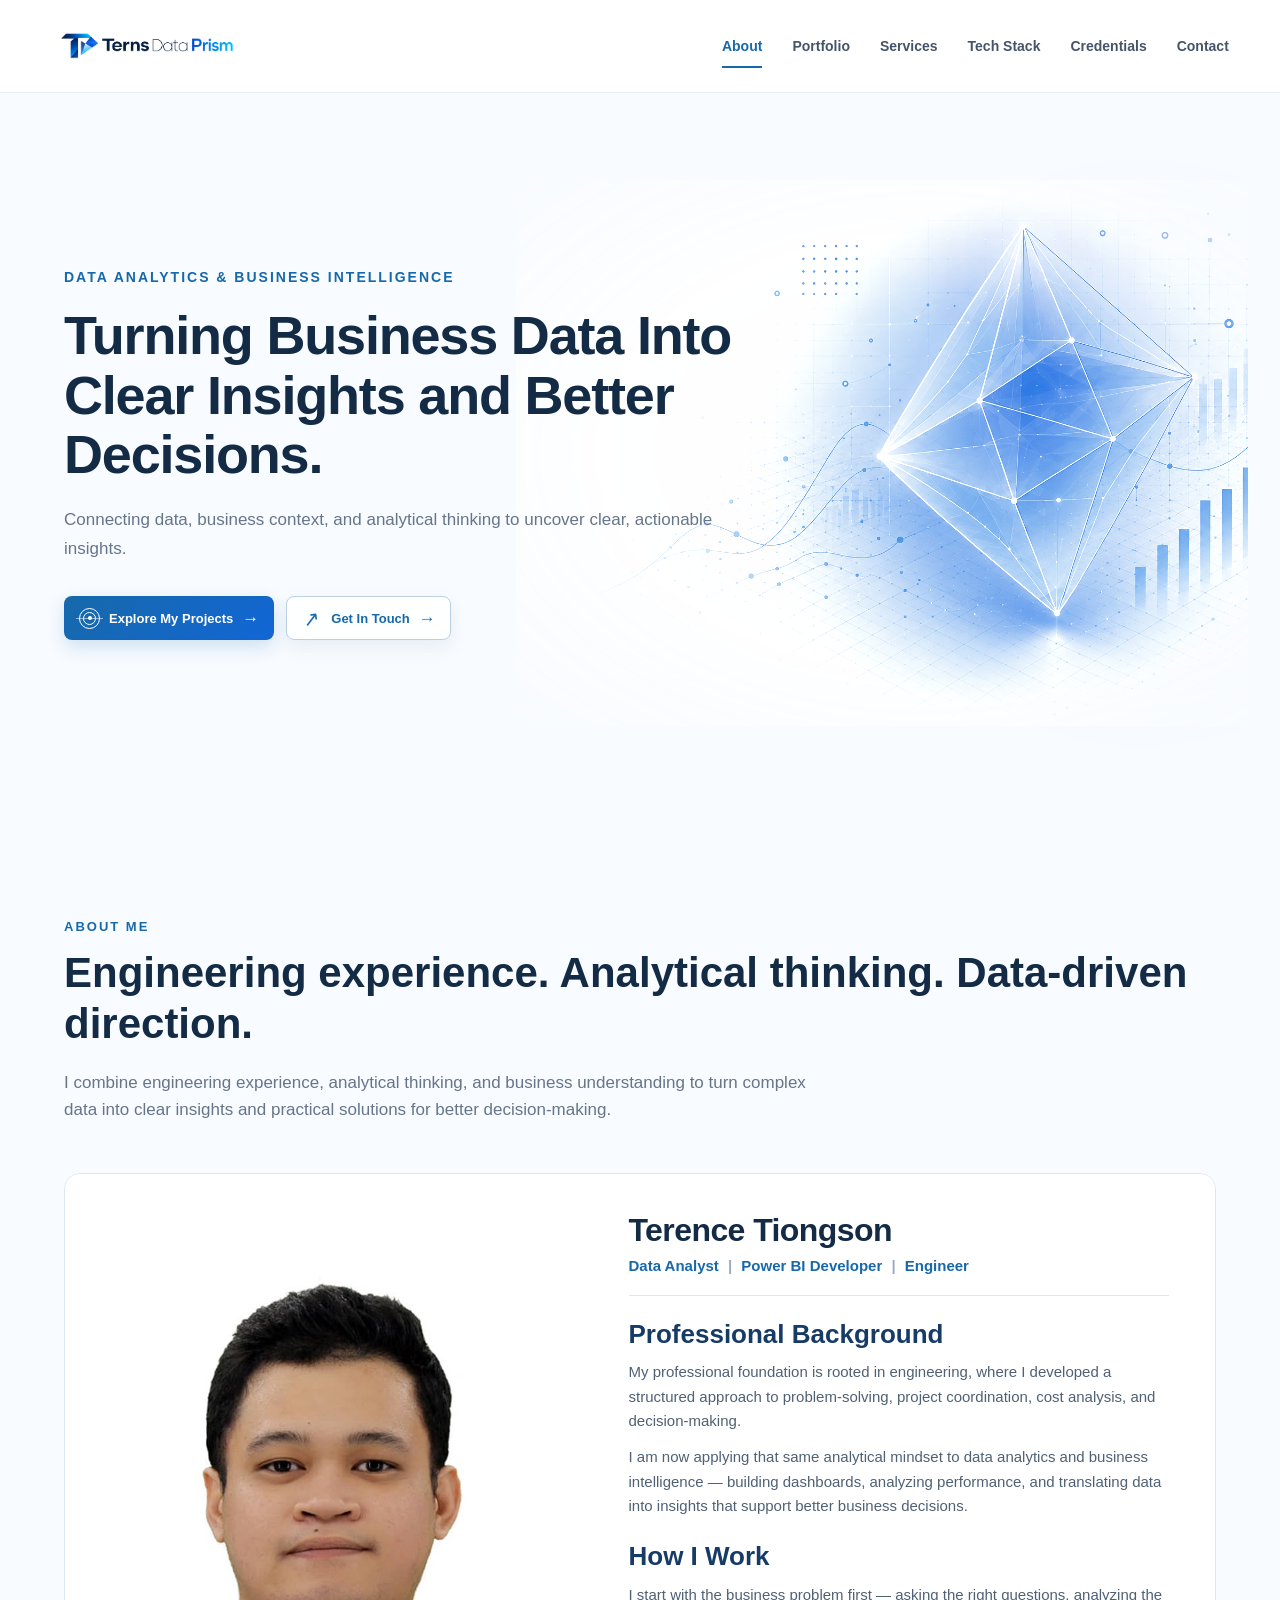
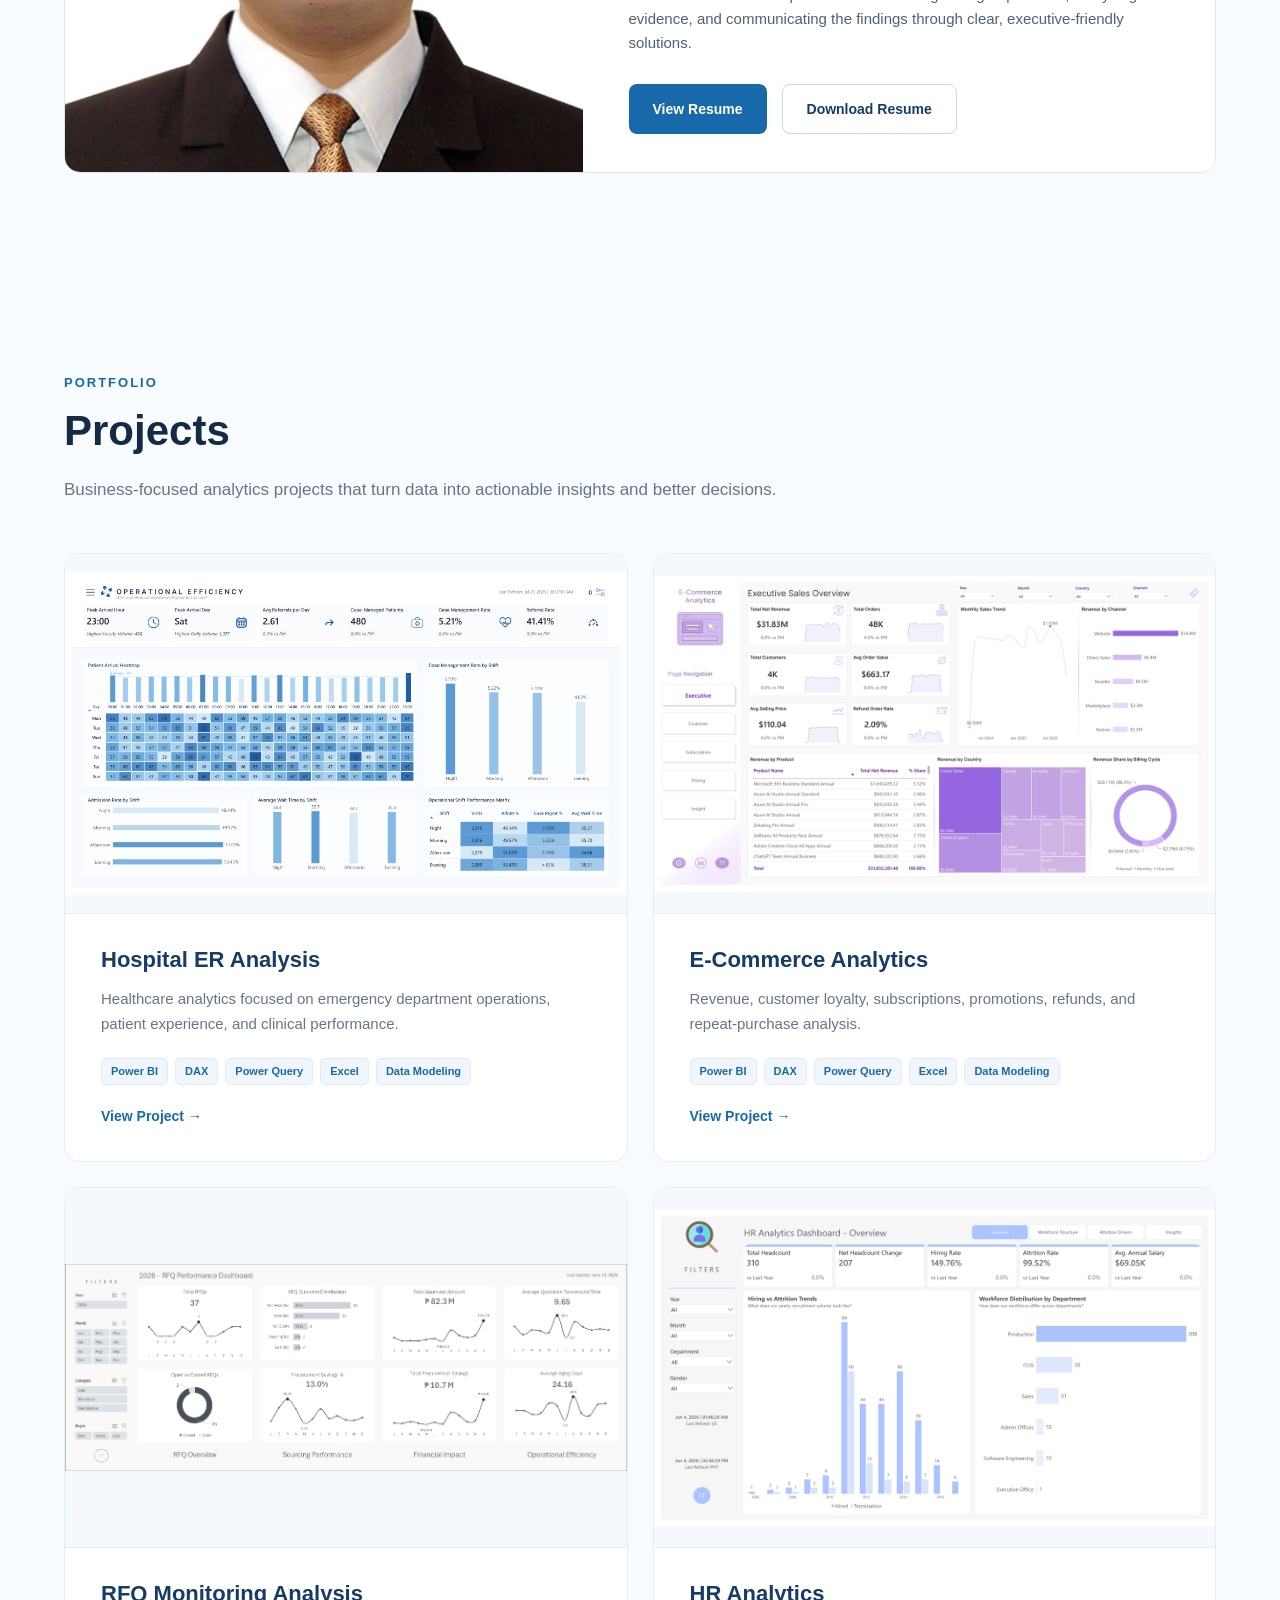
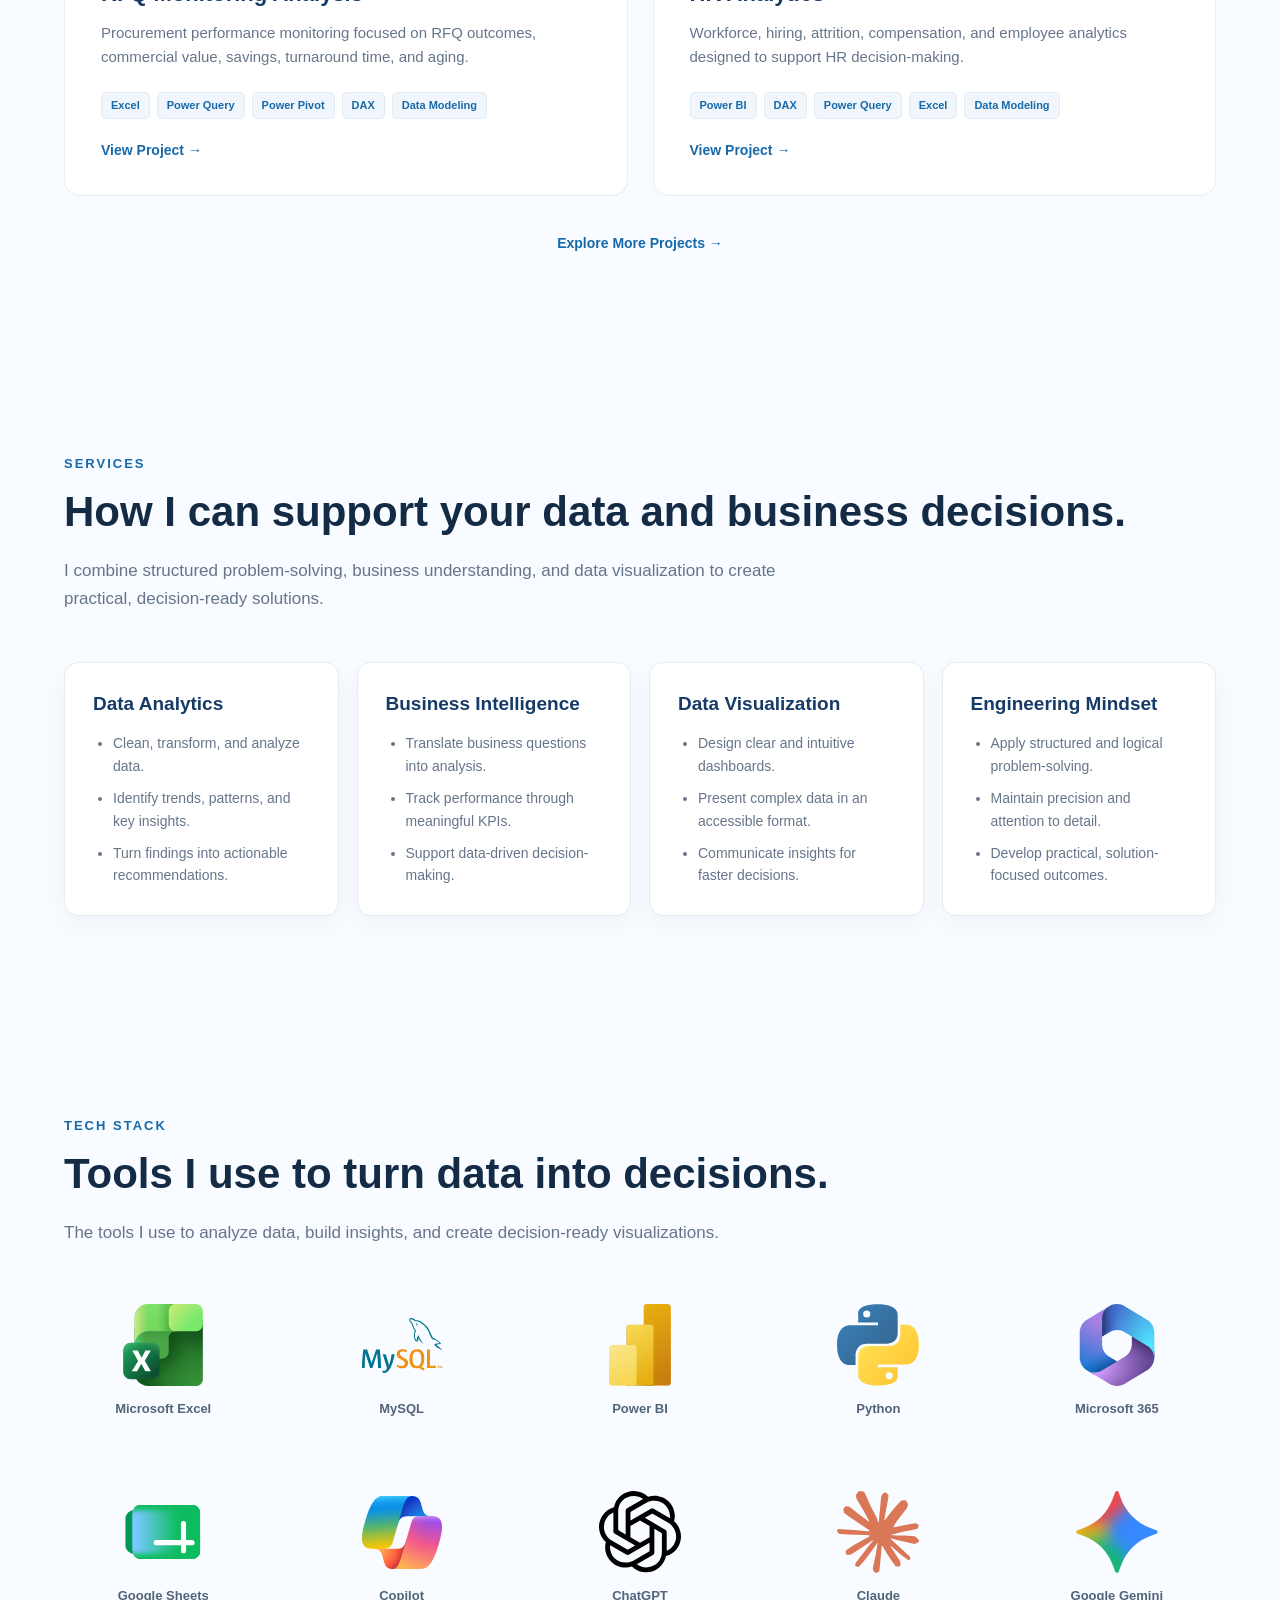
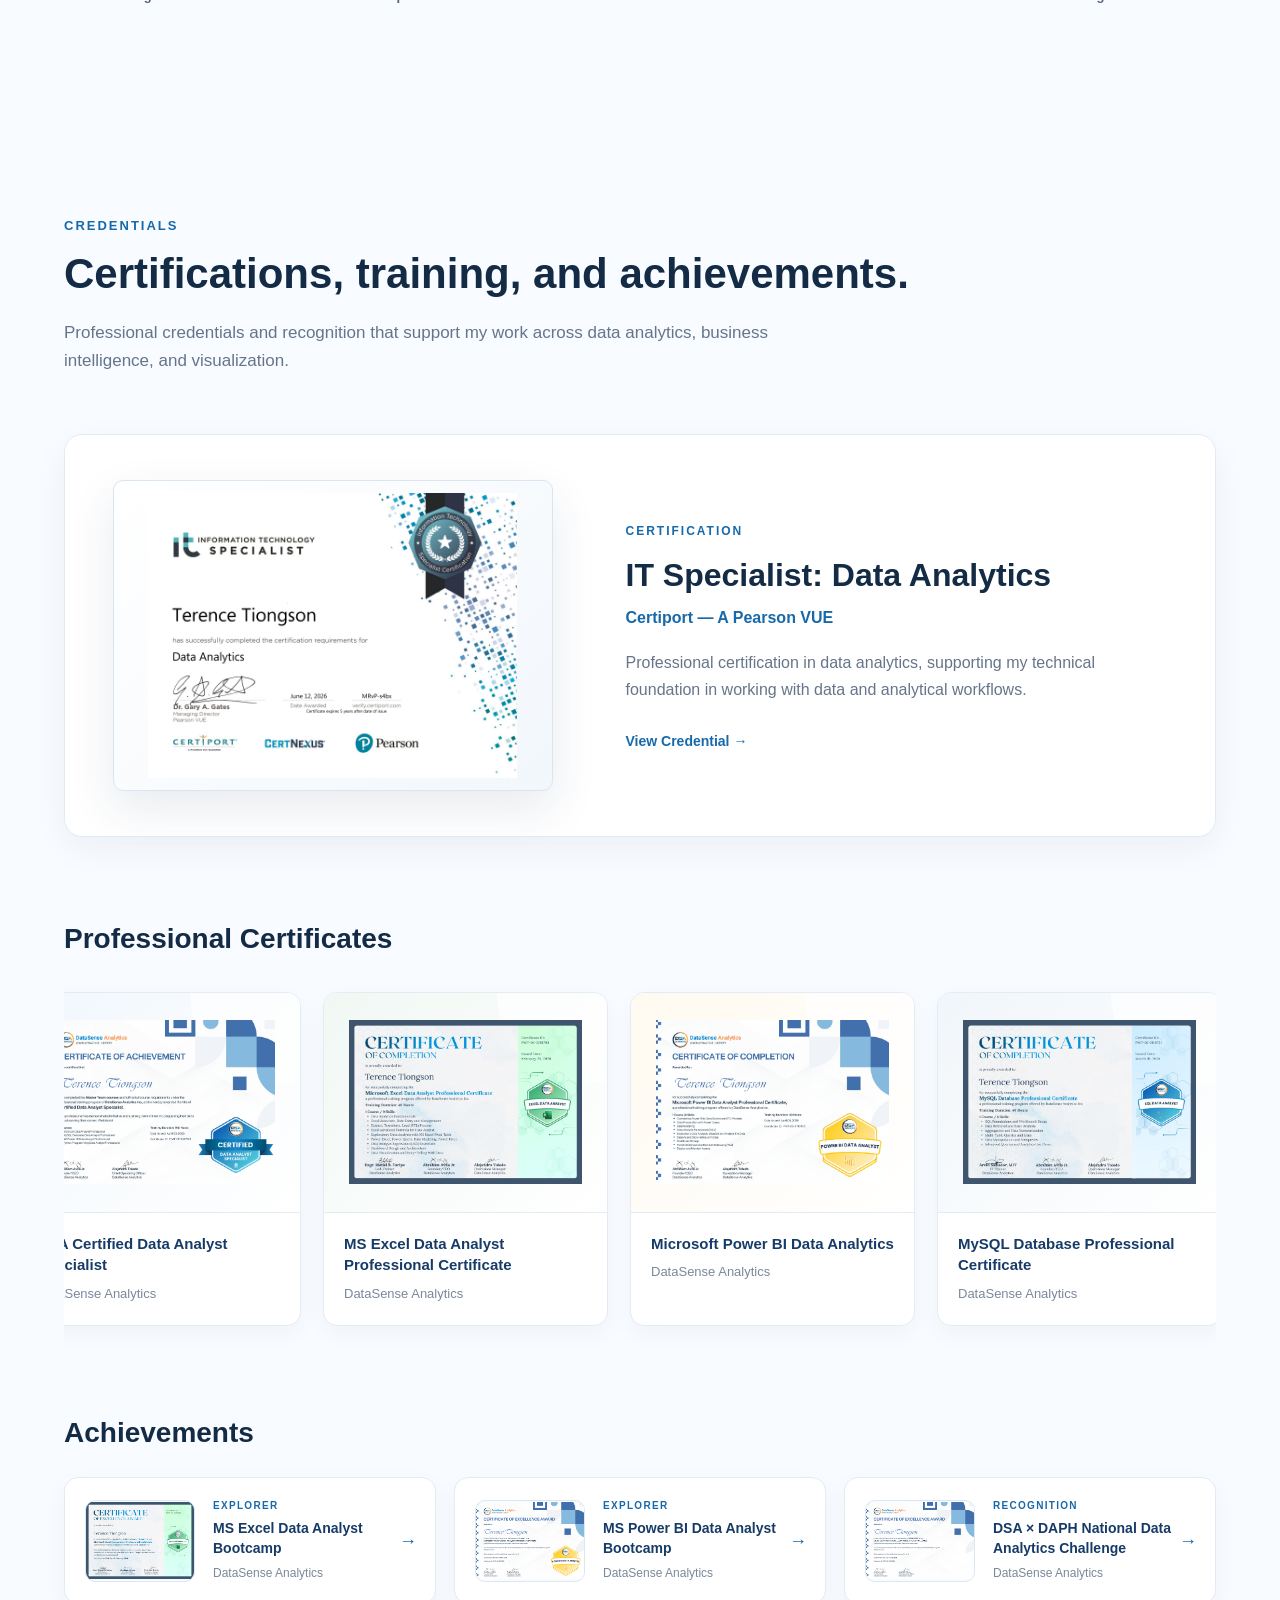
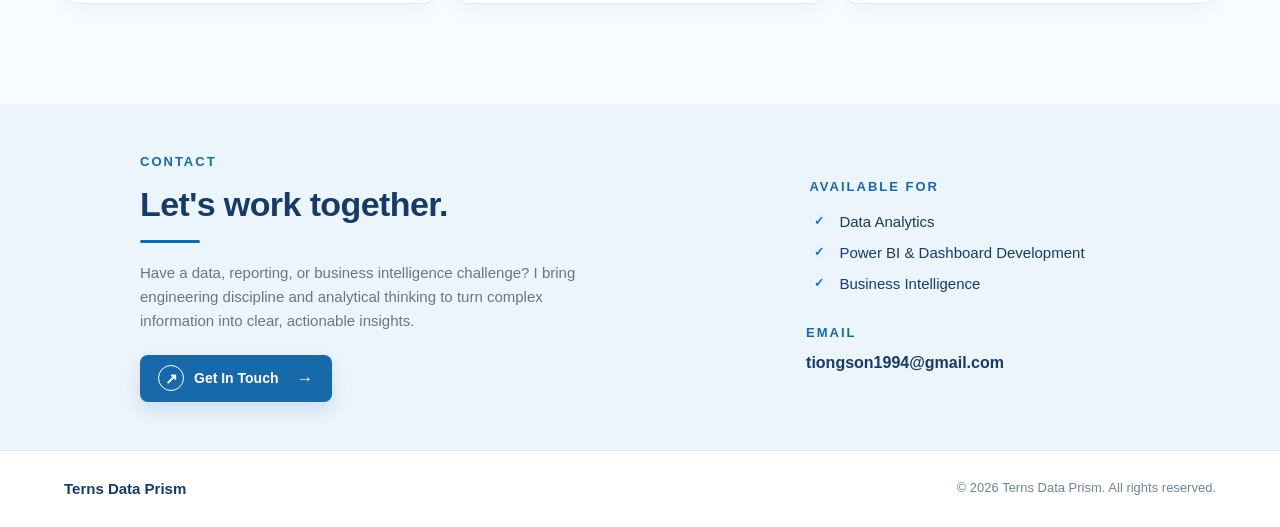
<file: index.html>
<!DOCTYPE html>
<html lang="en">
<head>
 <meta charset="UTF-8">
 <meta name="viewport" content="width=device-width, initial-scale=1.0">
 <title>Terns Data Prism | Portfolio</title>
 <meta
 name="description"
 content="Terence Tiongson — Data Analyst, Power BI Developer, and 
Engineer. Explore data analytics projects, dashboards, business insights, and case 
studies."
 >
 <link rel="stylesheet" href="style.css">
 <link
 rel="icon"
 type="image/png"
 href="assets/logos/terns-prism-icon.png"
 >
</head>
<body>

<!-- =========================================================
 NAVIGATION
========================================================= -->
<nav id="site-nav">
 <div class="nav-container">
  <a href="#about" class="logo">
   <img
    src="assets/logos/terns-data-prism.png"
    alt="Terns Data Prism"
   >
  </a>

  <div class="nav-menu">
   <ul class="nav-links">
    <li><a href="#about">About</a></li>
    <li><a href="#projects">Portfolio</a></li>
    <li><a href="#services">Services</a></li>
    <li><a href="#tech-stack">Tech Stack</a></li>
    <li><a href="#certifications">Credentials</a></li>
    <li><a href="#contact">Contact</a></li>
   </ul>

   <span
    class="nav-indicator"
    aria-hidden="true"
   ></span>
  </div>
 </div>
</nav>

<!-- =========================================================
 HERO
========================================================= -->
<header class="hero">

 <div class="hero-content">

  <div class="eyebrow">
   Data Analytics &amp; Business Intelligence
  </div>

  <h1>
   Turning Business Data Into Clear
   <span>Insights and Better Decisions.</span>
  </h1>

  <p class="hero-description">
   Connecting data, business context, and analytical thinking
   to uncover clear, actionable insights.
  </p>

  <div class="buttons">

   <a
    href="#projects"
    class="hero-btn hero-btn-primary"
   >
    <span class="btn-icon target-icon" aria-hidden="true">
     <span></span>
    </span>

    <span class="btn-label">
     Explore My Projects
    </span>

    <span class="btn-arrow" aria-hidden="true">
     →
    </span>
   </a>

   <a
    href="#contact"
    class="hero-btn hero-btn-secondary"
   >
    <span class="btn-icon plane-icon" aria-hidden="true">
     ↗
    </span>

    <span class="btn-label">
     Get In Touch
    </span>

    <span class="btn-arrow" aria-hidden="true">
     →
    </span>
   </a>

  </div>

 </div>

 <!-- =====================================================
 HERO PRISM IMAGE
====================================================== -->
 <div class="hero-visual" aria-hidden="true">

  <div class="hero-visual-glow"></div>

  <div class="hero-image-wrap">
  <img
      src="assets/logos/hero-prism.png"
      alt=""
      class="hero-prism-image"
  >
  </div>

 </div>

</header>

<!-- =========================================================
 ABOUT
========================================================= -->
<section id="about">

 <div class="about-label">
  ABOUT ME
 </div>

 <h2 class="section-title">
  Engineering experience. Analytical thinking.
  Data-driven direction.
 </h2>

 <p class="about-description">
  I combine engineering experience, analytical thinking,
  and business understanding to turn complex data into
  clear insights and practical solutions for better
  decision-making.
 </p>

 <div class="about-main-card">

  <div class="about-photo">
   <div class="about-photo-card">
    <img
     src="assets/logos/profile-photo.jpg"
     alt="Terence Tiongson"
    >
   </div>
  </div>

  <div class="about-profile-main">

   <div class="about-identity">

    <h2 class="about-name">Terence Tiongson</h2>

    <p class="about-role">Data Analyst <span>|</span> Power BI Developer <span>|</span> Engineer</p>

    <div class="about-divider" aria-hidden="true"></div>

   </div>

   <div class="about-block">

    <h3>Professional Background</h3>

    <p>
     My professional foundation is rooted in engineering,
     where I developed a structured approach to
     problem-solving, project coordination, cost analysis,
     and decision-making.
    </p>

    <p>
     I am now applying that same analytical mindset to
     data analytics and business intelligence — building
     dashboards, analyzing performance, and translating
     data into insights that support better business
     decisions.
    </p>

   </div>

   <div class="about-block">

    <h3>How I Work</h3>

    <p>
     I start with the business problem first — asking the
     right questions, analyzing the evidence, and
     communicating the findings through clear,
     executive-friendly solutions.
    </p>

   </div>

   <div class="about-actions">

    <a
     href="assets/resume/terence-tiongson-resume.pdf"
     target="_blank"
     rel="noopener noreferrer"
     class="btn btn-primary"
    >
     View Resume
    </a>

    <a
     href="assets/resume/terence-tiongson-resume.pdf"
     download="terence-tiongson-resume.pdf"
     class="btn btn-secondary"
    >
     Download Resume
    </a>

   </div>

  </div>
 </div>

</section>

<!-- =========================================================
 PROJECTS
========================================================= -->
<section id="projects">

 <div class="section-label">
  PORTFOLIO
 </div>

 <h2 class="section-title">
  Projects
 </h2>

 <p class="section-description">
  Business-focused analytics projects that turn data into
  actionable insights and better decisions.
 </p>

 <div class="projects-grid">

  <!-- 01 HOSPITAL ER ANALYSIS -->
  <a
   href="case-studies/hospital-er-analysis/"
   class="project-card"
  >

   <div class="project-preview">
    <img
     src="assets/projects/previews/hospital-er-analysis.png"
     alt="Hospital ER Analysis dashboard preview"
    >
   </div>

   <div class="project-content">

    <h3>Hospital ER Analysis</h3>

    <p>
     Healthcare analytics focused on emergency department
     operations, patient experience, and clinical performance.
    </p>

    <div class="project-tags">
     <span class="tag">Power BI</span>
     <span class="tag">DAX</span>
     <span class="tag">Power Query</span>
     <span class="tag">Excel</span>
     <span class="tag">Data Modeling</span>
    </div>

    <div class="project-action">
     View Project →
    </div>

   </div>
  </a>

  <!-- 02 E-COMMERCE ANALYTICS -->
  <a
   href="case-studies/e-commerce-analytics/ecommerce.html"
   class="project-card"
  >

   <div class="project-preview">
    <img
     src="assets/projects/previews/ecommerce-analytics.png"
     alt="E-Commerce Analytics dashboard preview"
    >
   </div>

   <div class="project-content">

    <h3>E-Commerce Analytics</h3>

    <p>
     Revenue, customer loyalty, subscriptions, promotions,
     refunds, and repeat-purchase analysis.
    </p>

    <div class="project-tags">
     <span class="tag">Power BI</span>
     <span class="tag">DAX</span>
     <span class="tag">Power Query</span>
     <span class="tag">Excel</span>
     <span class="tag">Data Modeling</span>
    </div>

    <div class="project-action">
     View Project →
    </div>

   </div>
  </a>

  <!-- 03 RFQ MONITORING ANALYSIS -->
  <a
   href="case-studies/rfq-monitoring/rfq.html"
   class="project-card"
  >

   <div class="project-preview">
    <img
     src="assets/projects/previews/rfq-monitoring-analysis.png"
     alt="RFQ Monitoring Analysis dashboard preview"
    >
   </div>

   <div class="project-content">

    <h3>RFQ Monitoring Analysis</h3>

    <p>
     Procurement performance monitoring focused on RFQ outcomes,
     commercial value, savings, turnaround time, and aging.
    </p>

    <div class="project-tags">
     <span class="tag">Excel</span>
     <span class="tag">Power Query</span>
     <span class="tag">Power Pivot</span>
     <span class="tag">DAX</span>
     <span class="tag">Data Modeling</span>
    </div>

    <div class="project-action">
     View Project →
    </div>

   </div>
  </a>

  <!-- 04 HR ANALYTICS -->
  <a
   href="case-studies/hr-analytics/hr.html"
   class="project-card"
  >

   <div class="project-preview">
    <img
     src="assets/projects/previews/hr-analytics.png"
     alt="HR Analytics dashboard preview"
    >
   </div>

   <div class="project-content">

    <h3>HR Analytics</h3>

    <p>
     Workforce, hiring, attrition, compensation, and employee
     analytics designed to support HR decision-making.
    </p>

    <div class="project-tags">
     <span class="tag">Power BI</span>
     <span class="tag">DAX</span>
     <span class="tag">Power Query</span>
     <span class="tag">Excel</span>
     <span class="tag">Data Modeling</span>
    </div>

    <div class="project-action">
     View Project →
    </div>

   </div>
  </a>

 </div>

 <div class="projects-more">
  <a href="projects/project-library.html">
   Explore More Projects →
  </a>
 </div>

</section>

<!-- =========================================================
 SERVICES
========================================================= -->
<section id="services">

 <div class="section-label">
  SERVICES
 </div>

 <h2 class="section-title">
  How I can support your data and business decisions.
 </h2>

 <p class="section-description">
  I combine structured problem-solving, business understanding,
  and data visualization to create practical, decision-ready solutions.
 </p>

 <div class="services-grid">

  <div class="service-card">
   <h3>Data Analytics</h3>
   <ul>
    <li>Clean, transform, and analyze data.</li>
    <li>Identify trends, patterns, and key insights.</li>
    <li>Turn findings into actionable recommendations.</li>
   </ul>
  </div>

  <div class="service-card">
   <h3>Business Intelligence</h3>
   <ul>
    <li>Translate business questions into analysis.</li>
    <li>Track performance through meaningful KPIs.</li>
    <li>Support data-driven decision-making.</li>
   </ul>
  </div>

  <div class="service-card">
   <h3>Data Visualization</h3>
   <ul>
    <li>Design clear and intuitive dashboards.</li>
    <li>Present complex data in an accessible format.</li>
    <li>Communicate insights for faster decisions.</li>
   </ul>
  </div>

  <div class="service-card">
   <h3>Engineering Mindset</h3>
   <ul>
    <li>Apply structured and logical problem-solving.</li>
    <li>Maintain precision and attention to detail.</li>
    <li>Develop practical, solution-focused outcomes.</li>
   </ul>
  </div>

 </div>

</section>

<!-- =========================================================
 TECH STACK
========================================================= -->
<section id="tech-stack">

 <div class="section-label">
  Tech Stack
 </div>

 <h2 class="section-title">
  Tools I use to turn data into decisions.
 </h2>

 <p class="section-description">
  The tools I use to analyze data, build insights,
  and create decision-ready visualizations.
 </p>

 <div class="tech-stack-logos">

  <div class="tech-logo">
   <img src="assets/logos/excel.svg" alt="Microsoft Excel">
   <span>Microsoft Excel</span>
  </div>

  <div class="tech-logo">
   <img src="assets/logos/mysql.svg" alt="MySQL">
   <span>MySQL</span>
  </div>

  <div class="tech-logo">
   <img src="assets/logos/powerbi.svg" alt="Microsoft Power BI">
   <span>Power BI</span>
  </div>

  <div class="tech-logo">
   <img src="assets/logos/python.svg" alt="Python">
   <span>Python</span>
  </div>

  <div class="tech-logo">
   <img src="assets/logos/microsoft365.svg" alt="Microsoft 365">
   <span>Microsoft 365</span>
  </div>

  <div class="tech-logo">
   <img src="assets/logos/google-sheets.svg" alt="Google Sheets">
   <span>Google Sheets</span>
  </div>

  <div class="tech-logo">
   <img src="assets/logos/copilot.svg" alt="Microsoft Copilot">
   <span>Copilot</span>
  </div>

  <div class="tech-logo">
   <img src="assets/logos/chatgpt.svg" alt="ChatGPT">
   <span>ChatGPT</span>
  </div>

  <div class="tech-logo">
   <img src="assets/logos/claude.svg" alt="Claude">
   <span>Claude</span>
  </div>

  <div class="tech-logo">
   <img src="assets/logos/gemini.svg" alt="Google Gemini">
   <span>Google Gemini</span>
  </div>

 </div>

</section>

<!-- =========================================================
 CREDENTIALS
========================================================= -->
<section id="certifications">

 <div class="section-label">
  CREDENTIALS
 </div>

 <h2 class="section-title">
  Certifications, training, and achievements.
 </h2>

 <p class="section-description">
  Professional credentials and recognition that support my work
  across data analytics, business intelligence, and visualization.
 </p>

 <div class="featured-credential">

  <div class="featured-certificate">

   <a
    href="assets/credentials/certification/it-specialist-data-analytics.pdf"
    target="_blank"
    aria-label="View IT Specialist Data Analytics certification"
   >

    <div class="certificate-preview">

     <img
      src="assets/credentials/certification-preview/it-specialist-data-analytics.png"
      alt="IT Specialist: Data Analytics certification"
     >

    </div>

   </a>

  </div>

  <div class="featured-credential-content">

   <span class="credential-label">
    Certification
   </span>

   <h3>
    IT Specialist: Data Analytics
   </h3>

   <p class="credential-provider">
    Certiport — A Pearson VUE
   </p>

   <p>
    Professional certification in data analytics,
    supporting my technical foundation in working
    with data and analytical workflows.
   </p>

   <a
    href="assets/credentials/certification/it-specialist-data-analytics.pdf"
    target="_blank"
    class="credential-link"
   >
    View Credential →
   </a>

  </div>

 </div>

 <div class="credentials-subsection">

  <div class="credentials-subsection-header">
   <div>
    <h3>Professional Certificates</h3>
   </div>
  </div>

  <div
   id="certificate-carousel"
   class="certificate-scroll"
   aria-label="Professional certificates carousel"
  >

   <a
    href="assets/credentials/certificates/dsa-certified-data-analyst-specialist.pdf"
    target="_blank"
    class="certificate-card"
   >
    <div class="certificate-image certificate-dsa">
     <img
      src="assets/credentials/certificate-previews/dsa-certified-data-analyst-specialist.png"
      alt="DSA Certified Data Analyst Specialist certificate"
     >
    </div>
    <div class="certificate-info">
     <h4>
      DSA Certified Data Analyst Specialist
     </h4>
     <p>DataSense Analytics</p>
    </div>
   </a>

   <a
    href="assets/credentials/certificates/ms-excel-data-analyst-professional.pdf"
    target="_blank"
    class="certificate-card"
   >
    <div class="certificate-image certificate-excel">
     <img
      src="assets/credentials/certificate-previews/ms-excel-data-analyst-professional.png"
      alt="MS Excel Data Analyst Professional Certificate"
     >
    </div>
    <div class="certificate-info">
     <h4>
      MS Excel Data Analyst Professional Certificate
     </h4>
     <p>DataSense Analytics</p>
    </div>
   </a>

   <a
    href="assets/credentials/certificates/ms-power-bi-data-analyst-professional.pdf"
    target="_blank"
    class="certificate-card"
   >
    <div class="certificate-image certificate-powerbi">
     <img
      src="assets/credentials/certificate-previews/ms-power-bi-data-analyst-professional.png"
      alt="Microsoft Power BI Data Analytics certificate"
     >
    </div>
    <div class="certificate-info">
     <h4>
      Microsoft Power BI Data Analytics
     </h4>
     <p>DataSense Analytics</p>
    </div>
   </a>

   <a
    href="assets/credentials/certificates/mysql-database-professional.pdf"
    target="_blank"
    class="certificate-card"
   >
    <div class="certificate-image certificate-mysql">
     <img
      src="assets/credentials/certificate-previews/mysql-database-professional.png"
      alt="MySQL Database Professional Certificate"
     >
    </div>
    <div class="certificate-info">
     <h4>
      MySQL Database Professional Certificate
     </h4>
     <p>DataSense Analytics</p>
    </div>
   </a>

   <a
    href="assets/credentials/certificates/python-data-analyst-professional.pdf"
    target="_blank"
    class="certificate-card"
   >
    <div class="certificate-image certificate-python">
     <img
      src="assets/credentials/certificate-previews/python-data-analyst-professional.png"
      alt="Python Programming Data Analyst Professional Certificate"
     >
    </div>
    <div class="certificate-info">
     <h4>
      Python Programming Data Analyst Professional Certificate
     </h4>
     <p>DataSense Analytics</p>
    </div>
   </a>

   <a
    href="assets/credentials/certificates/data-science-analytics-power-bi-workshop.pdf"
    target="_blank"
    class="certificate-card"
   >
    <div class="certificate-image certificate-workshop">
     <img
      src="assets/credentials/certificate-previews/data-science-analytics-power-bi-workshop.png"
      alt="Data Science and Analytics with Power BI Workshop certificate"
     >
    </div>
    <div class="certificate-info">
     <h4>
      Data Science and Analytics with Power BI Workshop
     </h4>
     <p>MSTConnect</p>
    </div>
   </a>

  </div>
 </div>

 <div class="credentials-subsection achievements-section">

  <div class="credentials-subsection-header">
   <div>
    <h3>Achievements</h3>
   </div>
  </div>

  <div class="achievements-grid">

   <a
    href="assets/credentials/achievements/top-2-explorer-ms-excel-bootcamp.pdf"
    target="_blank"
    class="achievement-card"
   >

    <div class="achievement-badge achievement-preview">
     <img
      src="assets/credentials/achievement-previews/top-2-explorer-ms-excel-bootcamp.png"
      alt="Top 2 Explorer — Microsoft Excel Data Analyst Professional Certificate"
     >
    </div>

    <div class="achievement-content">
     <span>EXPLORER</span>
     <h4>MS Excel Data Analyst Bootcamp</h4>
     <p>DataSense Analytics</p>
    </div>

    <span class="achievement-arrow">→</span>

   </a>

   <a
    href="assets/credentials/achievements/top-2-explorer-ms-power-bi-bootcamp.pdf"
    target="_blank"
    class="achievement-card"
   >

    <div class="achievement-badge achievement-preview">
     <img
      src="assets/credentials/achievement-previews/top-2-explorer-ms-power-bi-bootcamp.png"
      alt="Top 2 Explorer — Microsoft Power BI Data Analyst Professional Certificate"
     >
    </div>

    <div class="achievement-content">
     <span>EXPLORER</span>
     <h4>MS Power BI Data Analyst Bootcamp</h4>
     <p>DataSense Analytics</p>
    </div>

    <span class="achievement-arrow">→</span>

   </a>

   <a
    href="assets/credentials/achievements/rising-star-dsa-daph-data-challenge.pdf"
    target="_blank"
    class="achievement-card"
   >

    <div class="achievement-badge achievement-preview">
     <img
      src="assets/credentials/achievement-previews/rising-star-dsa-daph-data-challenge.png"
      alt="Rising Star — DSA x DAPH National Data Analytics Challenge"
     >
    </div>

    <div class="achievement-content">
     <span>RECOGNITION</span>
     <h4>
      DSA × DAPH National Data Analytics Challenge
     </h4>
     <p>DataSense Analytics</p>
    </div>

    <span class="achievement-arrow">→</span>

   </a>

  </div>
 </div>

</section>

<!-- =========================================================
 CONTACT
========================================================= -->
<section id="contact" class="contact">

 <div class="contact-card">

  <div class="contact-left">

   <div class="section-label">
    CONTACT
   </div>

   <h2>
    Let's work together.
   </h2>

   <div class="contact-accent" aria-hidden="true"></div>

   <p class="contact-message">
    Have a data, reporting, or business intelligence
    challenge? I bring engineering discipline and
    analytical thinking to turn complex information
    into clear, actionable insights.
   </p>

   <a
    href="mailto:tiongson1994@gmail.com"
    class="btn btn-primary contact-cta"
   >
    <span class="contact-cta-icon" aria-hidden="true">↗</span>
    <span>Get In Touch</span>
    <span class="contact-cta-arrow" aria-hidden="true">→</span>
   </a>

  </div>


  <div class="contact-right">

   <div class="contact-detail contact-available-detail">

    <div class="contact-detail-heading">

     <span class="contact-panel-label">
      AVAILABLE FOR
     </span>

    </div>

    <ul class="contact-services">

     <li>
      <span class="contact-check" aria-hidden="true">✓</span>
      <span>Data Analytics</span>
     </li>

     <li>
      <span class="contact-check" aria-hidden="true">✓</span>
      <span>Power BI &amp; Dashboard Development</span>
     </li>

     <li>
      <span class="contact-check" aria-hidden="true">✓</span>
      <span>Business Intelligence</span>
     </li>

    </ul>

   </div>


   


   <div class="contact-detail contact-email-detail">

    <div class="contact-detail-heading">

     <span class="contact-panel-label">
      EMAIL
     </span>

    </div>

    <a
     href="mailto:tiongson1994@gmail.com"
     class="contact-email"
    >
     tiongson1994@gmail.com
    </a>

   </div>

  </div>

 </div>

</section>

<!-- =========================================================
 FOOTER
========================================================= -->
<footer>

 <div class="footer-inner">

  <div class="footer-brand">
   Terns Data Prism
  </div>

  <div class="footer-copy">
   © 2026 Terns Data Prism. All rights reserved.
  </div>

 </div>

</footer>

<!-- =========================================================
 JAVASCRIPT
========================================================= -->
<script>
document.addEventListener("DOMContentLoaded", function () {

 const rail = document.getElementById("certificate-carousel");

 if (rail) {

  const AUTO_INTERVAL = 2000;
  const END_PAUSE = 2000;
  const RESUME_DELAY = 2500;
  const DRAG_THRESHOLD = 6;

  let autoTimer = null;
  let resumeTimer = null;
  let isDragging = false;
  let didDrag = false;
  let startX = 0;
  let startScrollLeft = 0;

  function getGap() {
   const styles = window.getComputedStyle(rail);

   return parseFloat(
    styles.columnGap || styles.gap || 0
   );
  }

  function getStep() {

   const card = rail.querySelector(".certificate-card");

   if (!card) {
    return 307;
   }

   return (
    card.getBoundingClientRect().width +
    getGap()
   );
  }

  function getMaxScroll() {

   return Math.max(
    0,
    rail.scrollWidth - rail.clientWidth
   );
  }

  function moveForward() {

   const maxScroll = getMaxScroll();

   if (maxScroll <= 1 || isDragging) {
    return;
   }

   const step = getStep();
   const nextPosition = rail.scrollLeft + step;

   if (nextPosition >= maxScroll - 4) {

    window.clearInterval(autoTimer);

    rail.scrollTo({
     left: maxScroll,
     behavior: "smooth"
    });

    window.setTimeout(function () {

     if (
      !isDragging &&
      rail.scrollLeft >= maxScroll - 8
     ) {

      rail.scrollTo({
       left: 0,
       behavior: "smooth"
      });

      window.setTimeout(
       startAutoScroll,
       AUTO_INTERVAL
      );
     }

    }, END_PAUSE);

    return;
   }

   rail.scrollBy({
    left: step,
    behavior: "smooth"
   });
  }

  function startAutoScroll() {

   window.clearInterval(autoTimer);

   if (getMaxScroll() <= 1) {
    return;
   }

   autoTimer = window.setInterval(
    moveForward,
    AUTO_INTERVAL
   );
  }

  function pauseAutoScroll() {

   window.clearInterval(autoTimer);

   window.clearTimeout(resumeTimer);

   resumeTimer = window.setTimeout(
    startAutoScroll,
    RESUME_DELAY
   );
  }

  let suppressNextClick = false;

  rail.addEventListener("dragstart", function (event) {
   event.preventDefault();
  });

  rail.addEventListener("pointerdown", function (event) {

   if (
    event.pointerType === "mouse" &&
    event.button !== 0
   ) {
    return;
   }

   isDragging = true;
   didDrag = false;
   startX = event.clientX;
   startScrollLeft = rail.scrollLeft;
   rail._activePointerId = event.pointerId;

   pauseAutoScroll();
  });

  rail.addEventListener("pointermove", function (event) {

   if (
    !isDragging ||
    event.pointerId !== rail._activePointerId
   ) {
    return;
   }

   const distance = event.clientX - startX;

   if (
    !didDrag &&
    Math.abs(distance) > DRAG_THRESHOLD
   ) {

    didDrag = true;

    rail.classList.add("is-dragging");

    if (!rail.hasPointerCapture(event.pointerId)) {
     rail.setPointerCapture(event.pointerId);
    }
   }

   if (didDrag) {

    event.preventDefault();

    rail.scrollLeft =
     startScrollLeft - distance;
   }
  });

  rail.addEventListener("pointerup", function (event) {

   if (
    event.pointerId !== rail._activePointerId
   ) {
    return;
   }

   suppressNextClick = didDrag;
   isDragging = false;

   rail.classList.remove("is-dragging");

   if (rail.hasPointerCapture(event.pointerId)) {

    try {
     rail.releasePointerCapture(event.pointerId);
    } catch (error) {
     /* Pointer may already be released. */
    }
   }

   pauseAutoScroll();
  });

  rail.addEventListener("pointercancel", function (event) {

   if (
    event.pointerId !== rail._activePointerId
   ) {
    return;
   }

   isDragging = false;
   didDrag = false;

   rail.classList.remove("is-dragging");

   if (rail.hasPointerCapture(event.pointerId)) {

    try {
     rail.releasePointerCapture(event.pointerId);
    } catch (error) {
     /* Pointer may already be released. */
    }
   }

   pauseAutoScroll();
  });

  rail.addEventListener(
   "click",
   function (event) {

    if (suppressNextClick) {

     event.preventDefault();
     event.stopPropagation();

     suppressNextClick = false;
    }
   },
   true
  );

  rail.addEventListener(
   "wheel",
   function (event) {

    const delta =
     Math.abs(event.deltaY) >=
     Math.abs(event.deltaX)
     ? event.deltaY
     : event.deltaX;

    if (delta === 0) {
     return;
    }

    event.preventDefault();

    rail.scrollBy({
     left:
      delta > 0
       ? getStep()
       : -getStep(),
     behavior: "smooth"
    });

    pauseAutoScroll();
   },
   { passive: false }
  );

  rail.addEventListener("pointerenter", function () {
   window.clearInterval(autoTimer);
  });

  rail.addEventListener("pointerleave", function () {

   if (!isDragging) {
    pauseAutoScroll();
   }
  });

  rail.addEventListener("touchstart", function () {
   window.clearInterval(autoTimer);
  }, { passive: true });

  rail.addEventListener("touchend", function () {
   pauseAutoScroll();
  }, { passive: true });

  document.addEventListener(
   "visibilitychange",
   function () {

    if (document.hidden) {
     window.clearInterval(autoTimer);
     return;
    }

    if (!isDragging) {
     pauseAutoScroll();
    }
   }
  );

  rail.style.cursor = "grab";

  startAutoScroll();
 }

 const nav = document.getElementById("site-nav");
 const navMenu = document.querySelector(".nav-menu");

 const navLinks = Array.from(
  document.querySelectorAll(".nav-links a")
 );

 const navIndicator =
  document.querySelector(".nav-indicator");

 const sections = navLinks
  .map(function (link) {
   return document.querySelector(
    link.getAttribute("href")
   );
  })
  .filter(Boolean);

 let activeLink = null;
 let scrollTicking = false;
 let clickedLink = null;
 let clickScrolling = false;
 let scrollStopTimer = null;

 function moveIndicator(link, immediate) {

  if (
   !link ||
   !navIndicator ||
   !navMenu
  ) {
   return;
  }

  const linkRect =
   link.getBoundingClientRect();

  const menuRect =
   navMenu.getBoundingClientRect();

  const left =
   linkRect.left - menuRect.left;

  if (immediate) {
   navIndicator.classList.add(
    "is-instant"
   );
  }

  navIndicator.style.width =
   linkRect.width + "px";

  navIndicator.style.transform =
   "translate3d(" +
   left +
   "px, 0, 0)";

  if (immediate) {

   requestAnimationFrame(function () {
    navIndicator.classList.remove(
     "is-instant"
    );
   });
  }
 }

 function setActiveLink(link, immediate) {

  if (!link) {
   return;
  }

  navLinks.forEach(function (navLink) {

   const isActive =
    navLink === link;

   navLink.classList.toggle(
    "active",
    isActive
   );

   if (isActive) {

    navLink.setAttribute(
     "aria-current",
     "page"
    );

   } else {

    navLink.removeAttribute(
     "aria-current"
    );
   }
  });

  activeLink = link;

  moveIndicator(
   link,
   immediate
  );
 }

 function getCurrentLink() {

  if (!sections.length) {
   return navLinks[0] || null;
  }

  const navHeight =
   nav ? nav.offsetHeight : 0;

  const activationLine =
   window.scrollY +
   navHeight +
   16;

  const pageBottom =
   window.scrollY +
   window.innerHeight;

  const pageHeight =
   Math.max(
    document.body.scrollHeight,
    document.documentElement.scrollHeight
   );

  if (pageBottom >= pageHeight - 2) {

   return navLinks[
    navLinks.length - 1
   ];
  }

  let currentSection =
   sections[0];

  sections.forEach(function (section) {

   if (
    section.offsetTop <=
    activationLine
   ) {

    currentSection = section;
   }
  });

  return (
   navLinks.find(function (link) {

    return (
     link.getAttribute("href") ===
     "#" + currentSection.id
    );

   }) ||
   navLinks[0]
  );
 }

 function finishClickNavigation() {

  window.clearTimeout(
   scrollStopTimer
  );

  if (!clickScrolling) {
   return;
  }

  clickScrolling = false;
  clickedLink = null;

  const currentLink =
   getCurrentLink();

  if (currentLink) {

   setActiveLink(
    currentLink,
    false
   );
  }
 }

 function updateNavigationFromScroll() {

  scrollTicking = false;

  if (!navLinks.length) {
   return;
  }

  if (
   clickScrolling &&
   clickedLink
  ) {
   return;
  }

  const currentLink =
   getCurrentLink();

  if (
   currentLink &&
   currentLink !== activeLink
  ) {

   setActiveLink(
    currentLink,
    false
   );
  }
 }

 function requestNavigationUpdate() {

  if (scrollTicking) {
   return;
  }

  scrollTicking = true;

  requestAnimationFrame(
   updateNavigationFromScroll
  );
 }

 navLinks.forEach(function (link) {

  link.addEventListener(
   "click",
   function () {

    clickedLink = link;
    clickScrolling = true;

    setActiveLink(
     link,
     false
    );

    window.clearTimeout(
     scrollStopTimer
    );

    scrollStopTimer =
     window.setTimeout(
      finishClickNavigation,
      1400
     );
   }
  );
 });

 window.addEventListener(
  "scroll",
  requestNavigationUpdate,
  { passive: true }
 );

 window.addEventListener(
  "resize",
  function () {

   requestAnimationFrame(
    function () {

     if (activeLink) {

      moveIndicator(
       activeLink,
       true
      );
     }

     if (!clickScrolling) {

      const currentLink =
       getCurrentLink();

      if (currentLink) {

       setActiveLink(
        currentLink,
        true
       );
      }
     }
    }
   );
  }
 );

 const initiallyActive =
  document.querySelector(
   ".nav-links a.active"
  ) ||
  navLinks[0];

 if (initiallyActive) {

  setActiveLink(
   initiallyActive,
   true
  );
 }

 const initialCurrentLink =
  getCurrentLink();

 if (initialCurrentLink) {

  setActiveLink(
   initialCurrentLink,
   true
  );
 }

});
</script>

</body>
</html>
</file>
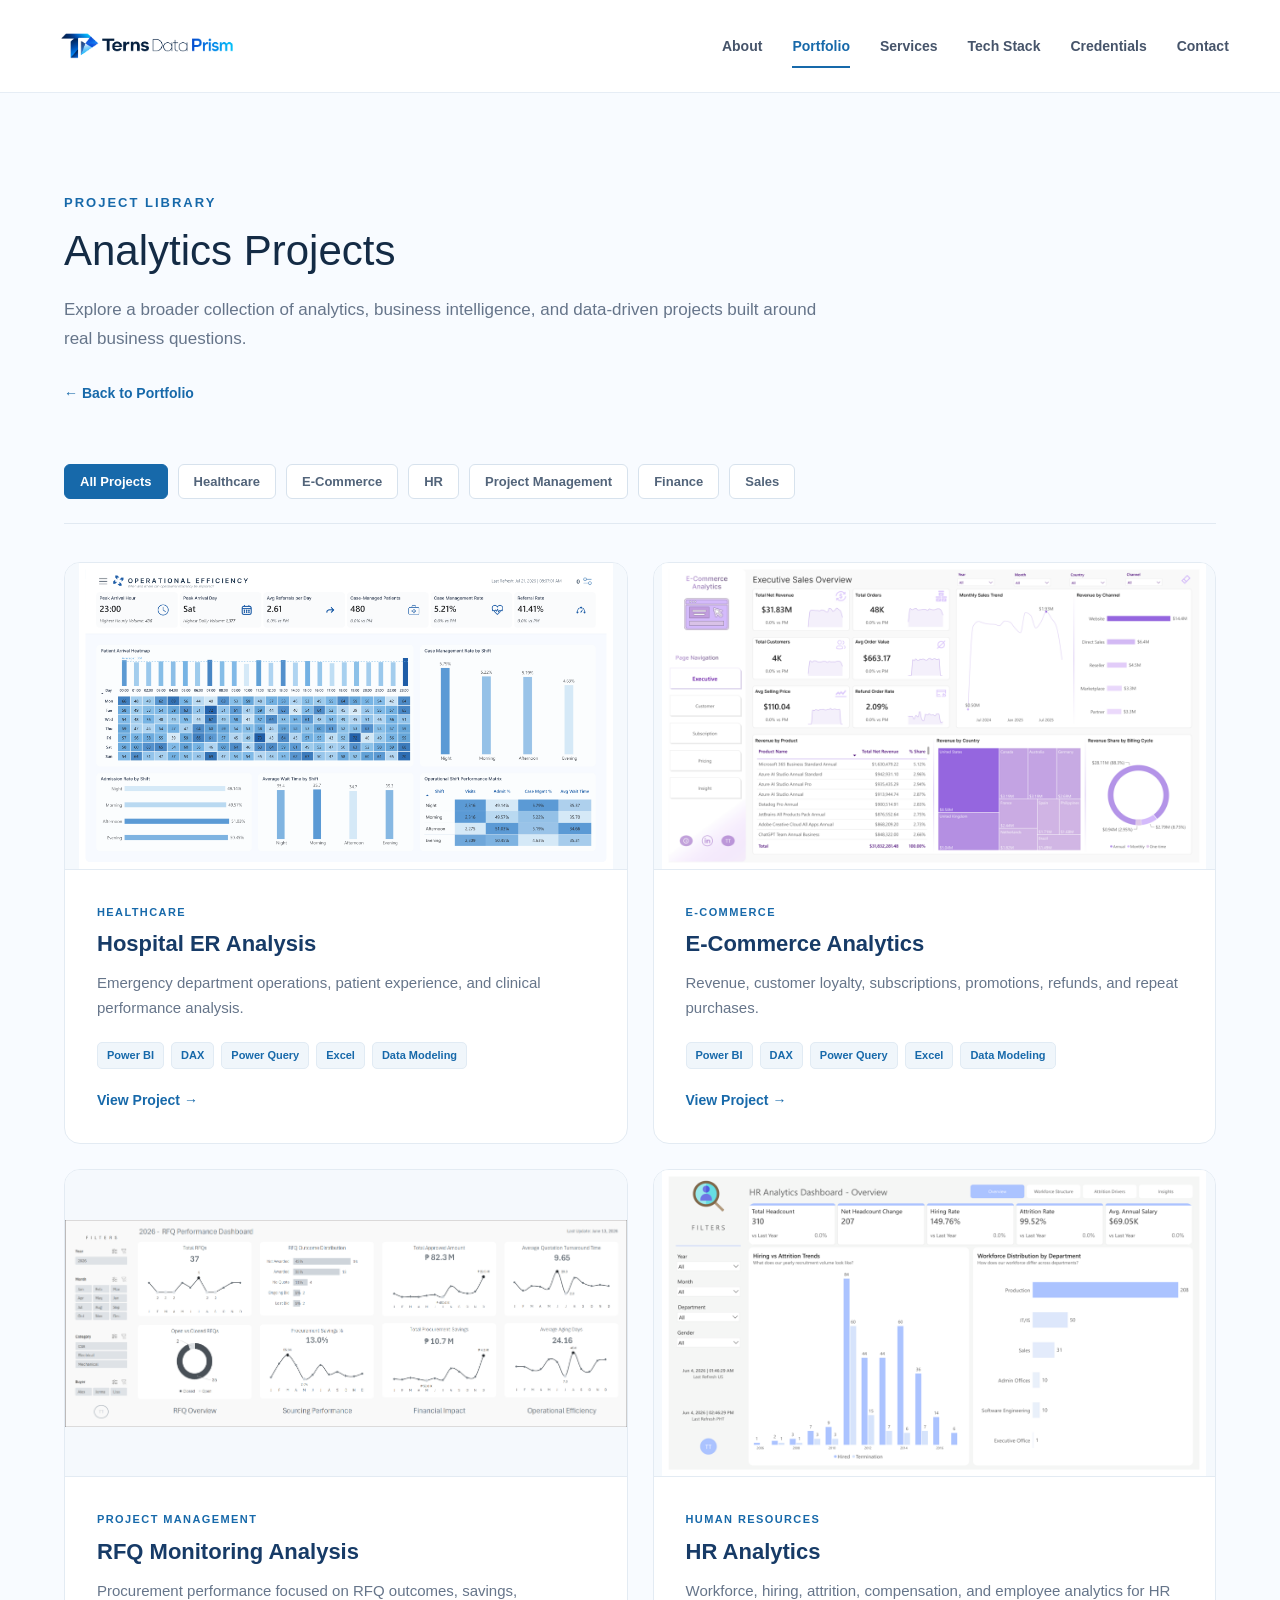
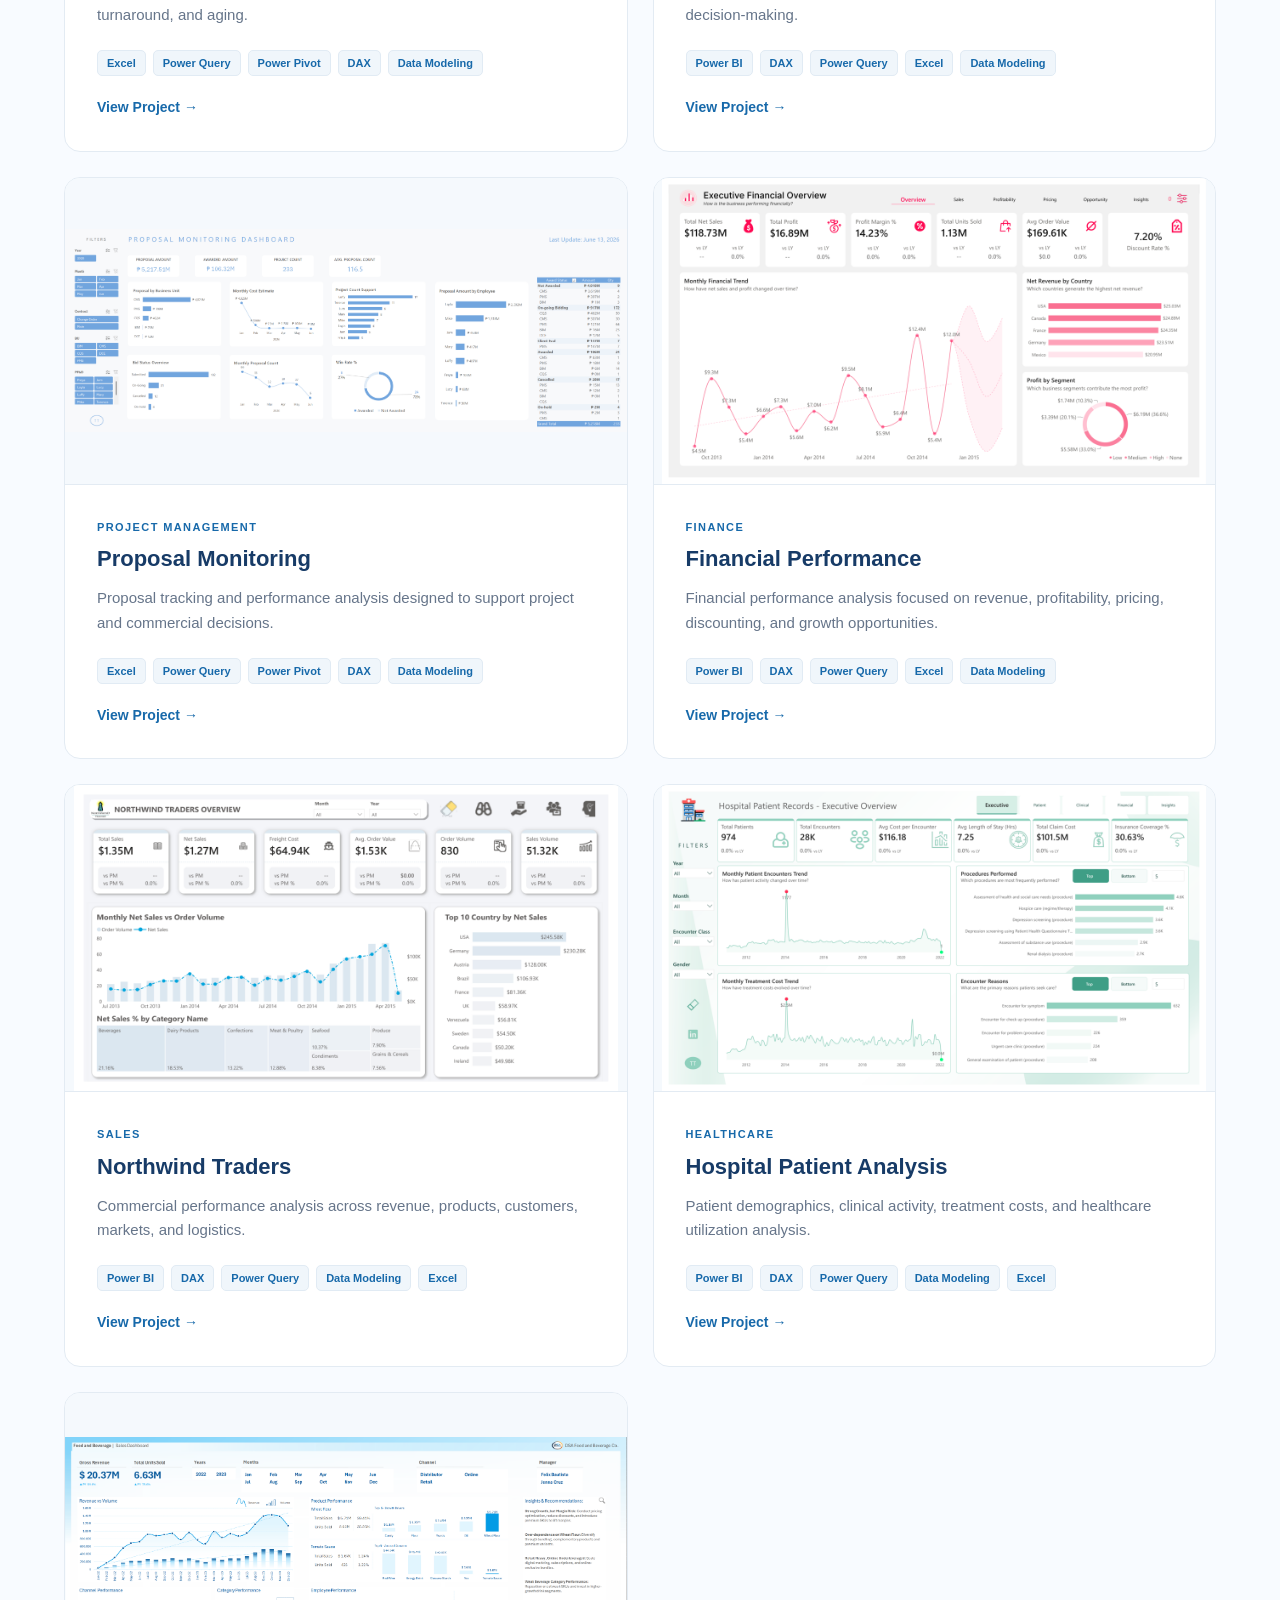
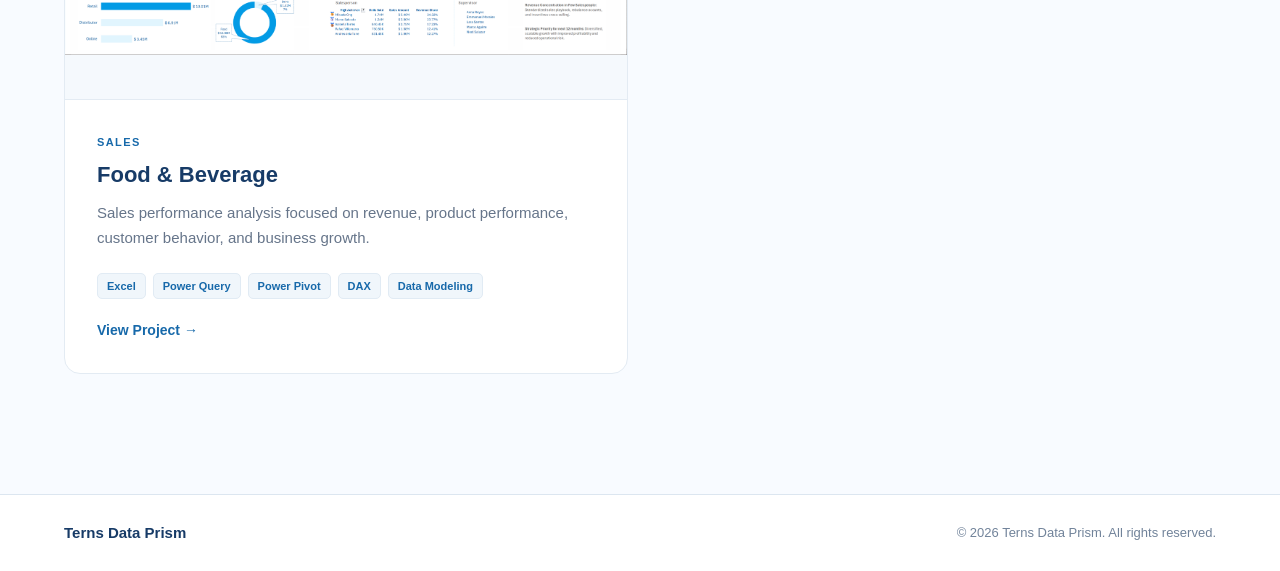
<file: projects/project-library.html>
<!DOCTYPE html>
<html lang="en">

<head>
    <meta charset="UTF-8">

    <meta
        name="viewport"
        content="width=device-width, initial-scale=1.0"
    >

    <title>Project Library | Terns Data Prism</title>

    <meta
        name="description"
        content="Explore the full collection of analytics, business intelligence, and data visualization projects by Terns Data Prism."
    >

    <link
        rel="stylesheet"
        href="project-library.css"
    >

    <link
        rel="icon"
        type="image/png"
        href="../assets/logos/terns-prism-icon.png"
    >
</head>


<body>


    <!-- =====================================================
         NAVIGATION
    ====================================================== -->

    <nav id="site-nav">

        <div class="nav-container">

            <a
                href="../#about"
                class="logo"
            >

                <img
                    src="../assets/logos/terns-data-prism.png"
                    alt="Terns Data Prism"
                >

            </a>


            <div class="nav-menu">

                <ul class="nav-links">

                    <li>
                        <a href="../#about">
                            About
                        </a>
                    </li>

                    <li>
                        <a
                            href="../#projects"
                            class="active"
                        >
                            Portfolio
                        </a>
                    </li>

                    <li>
                        <a href="../#services">
                            Services
                        </a>
                    </li>

                    <li>
                        <a href="../#tech-stack">
                            Tech Stack
                        </a>
                    </li>

                    <li>
                        <a href="../#certifications">
                            Credentials
                        </a>
                    </li>

                    <li>
                        <a href="../#contact">
                            Contact
                        </a>
                    </li>

                </ul>

            </div>

        </div>

    </nav>



    <!-- =====================================================
         PROJECT LIBRARY
    ====================================================== -->

    <main>

        <section class="project-library">

            <!-- PAGE HEADER -->

            <div class="section-label">
                PROJECT LIBRARY
            </div>


            <h1 class="section-title">
                Analytics Projects
            </h1>


            <p class="section-description">
                Explore a broader collection of analytics,
                business intelligence, and data-driven
                projects built around real business questions.
            </p>


            <!-- BACK TO PORTFOLIO -->

            <a
                href="../#projects"
                class="back-link"
            >
                ← Back to Portfolio
            </a>



            <!-- =================================================
                 PROJECT FILTERS
            ================================================== -->

            <div
                class="project-filters"
                aria-label="Project categories"
            >

                <button
                    class="filter-button active"
                    data-filter="all"
                    type="button"
                >
                    All Projects
                </button>

                <button
                    class="filter-button"
                    data-filter="healthcare"
                    type="button"
                >
                    Healthcare
                </button>

                <button
                    class="filter-button"
                    data-filter="ecommerce"
                    type="button"
                >
                    E-Commerce
                </button>

                <button
                    class="filter-button"
                    data-filter="hr"
                    type="button"
                >
                    HR
                </button>

                <button
                    class="filter-button"
                    data-filter="project-management"
                    type="button"
                >
                    Project Management
                </button>

                <button
                    class="filter-button"
                    data-filter="finance"
                    type="button"
                >
                    Finance
                </button>

                <button
                    class="filter-button"
                    data-filter="sales"
                    type="button"
                >
                    Sales
                </button>

            </div>



            <!-- =================================================
                 PROJECT GRID
            ================================================== -->

            <div class="projects-grid">


                <!-- =================================================
                     01 — HOSPITAL ER ANALYSIS
                ================================================== -->

                <article
                    class="project-card"
                    data-category="healthcare"
                >

                    <a
                        href="../case-studies/hospital-er-analysis/"
                        class="project-card-link"
                    >

                        <div class="project-preview">

                            <img
                                src="../assets/projects/previews/hospital-er-analysis.png"
                                alt="Hospital ER Analysis dashboard preview"
                            >

                        </div>


                        <div class="project-content">

                            <span class="project-category">
                                Healthcare
                            </span>


                            <h2>
                                Hospital ER Analysis
                            </h2>


                            <p>
                                Emergency department operations,
                                patient experience, and clinical
                                performance analysis.
                            </p>


                            <div class="project-tags">

                                <span class="tag">
                                    Power BI
                                </span>

                                <span class="tag">
                                    DAX
                                </span>

                                <span class="tag">
                                    Power Query
                                </span>

                                <span class="tag">
                                    Excel
                                </span>

                                <span class="tag">
                                    Data Modeling
                                </span>

                            </div>


                            <div class="project-action">
                                View Project →
                            </div>

                        </div>

                    </a>

                </article>



                <!-- =================================================
                     02 — E-COMMERCE ANALYTICS
                ================================================== -->

                <article
                    class="project-card"
                    data-category="ecommerce"
                >

                    <a
                        href="../case-studies/e-commerce-analytics/ecommerce.html"
                        class="project-card-link"
                    >

                        <div class="project-preview">

                            <img
                                src="../assets/projects/previews/ecommerce-analytics.png"
                                alt="E-Commerce Analytics dashboard preview"
                            >

                        </div>


                        <div class="project-content">

                            <span class="project-category">
                                E-Commerce
                            </span>


                            <h2>
                                E-Commerce Analytics
                            </h2>


                            <p>
                                Revenue, customer loyalty,
                                subscriptions, promotions,
                                refunds, and repeat purchases.
                            </p>


                            <div class="project-tags">

                                <span class="tag">
                                    Power BI
                                </span>

                                <span class="tag">
                                    DAX
                                </span>

                                <span class="tag">
                                    Power Query
                                </span>

                                <span class="tag">
                                    Excel
                                </span>

                                <span class="tag">
                                    Data Modeling
                                </span>

                            </div>


                            <div class="project-action">
                                View Project →
                            </div>

                        </div>

                    </a>

                </article>



                <!-- =================================================
                     03 — RFQ MONITORING ANALYSIS
                ================================================== -->

                <article
                    class="project-card"
                    data-category="project-management"
                >

                    <a
                        href="../case-studies/rfq-monitoring/rfq.html"
                        class="project-card-link"
                    >

                        <div class="project-preview">

                            <img
                                src="../assets/projects/previews/rfq-monitoring-analysis.png"
                                alt="RFQ Monitoring Analysis dashboard preview"
                            >

                        </div>


                        <div class="project-content">

                            <span class="project-category">
                                Project Management
                            </span>


                            <h2>
                                RFQ Monitoring Analysis
                            </h2>


                            <p>
                                Procurement performance focused
                                on RFQ outcomes, savings,
                                turnaround, and aging.
                            </p>


                            <div class="project-tags">

                                <span class="tag">
                                    Excel
                                </span>

                                <span class="tag">
                                    Power Query
                                </span>

                                <span class="tag">
                                    Power Pivot
                                </span>

                                <span class="tag">
                                    DAX
                                </span>

                                <span class="tag">
                                    Data Modeling
                                </span>

                            </div>


                            <div class="project-action">
                                View Project →
                            </div>

                        </div>

                    </a>

                </article>



                <!-- =================================================
                     04 — HR ANALYTICS
                ================================================== -->

                <article
                    class="project-card"
                    data-category="hr"
                >

                    <a
                        href="../case-studies/hr-analytics/hr.html"
                        class="project-card-link"
                    >

                        <div class="project-preview">

                            <img
                                src="../assets/projects/previews/hr-analytics.png"
                                alt="HR Analytics dashboard preview"
                            >

                        </div>


                        <div class="project-content">

                            <span class="project-category">
                                Human Resources
                            </span>


                            <h2>
                                HR Analytics
                            </h2>


                            <p>
                                Workforce, hiring, attrition,
                                compensation, and employee
                                analytics for HR decision-making.
                            </p>


                            <div class="project-tags">

                                <span class="tag">
                                    Power BI
                                </span>

                                <span class="tag">
                                    DAX
                                </span>

                                <span class="tag">
                                    Power Query
                                </span>

                                <span class="tag">
                                    Excel
                                </span>

                                <span class="tag">
                                    Data Modeling
                                </span>

                            </div>


                            <div class="project-action">
                                View Project →
                            </div>

                        </div>

                    </a>

                </article>



                <!-- =================================================
                05 — PROPOSAL MONITORING
                ================================================== -->
                <article
                 class="project-card"
                 data-category="project-management"
                >
                 <a
                  href="../case-studies/proposal-monitoring/proposal.html"
                  class="project-card-link"
                 >
                  <div class="project-preview">
                   <img
                    src="../assets/projects/previews/proposal-monitoring-01-overview.png"
                    alt="Proposal Monitoring dashboard preview"
                   >
                  </div>
                
                  <div class="project-content">
                   <span class="project-category">
                    Project Management
                   </span>
                
                   <h2>
                    Proposal Monitoring
                   </h2>
                
                   <p>
                    Proposal tracking and performance
                    analysis designed to support
                    project and commercial decisions.
                   </p>
                
                   <div class="project-tags">
                
                    <span class="tag">
                     Excel
                    </span>
                
                    <span class="tag">
                     Power Query
                    </span>
                
                    <span class="tag">
                     Power Pivot
                    </span>
                
                    <span class="tag">
                     DAX
                    </span>
                
                    <span class="tag">
                     Data Modeling
                    </span>
                   </div>
                
                   <div class="project-action">
                    View Project →
                   </div>
                  </div>
                 </a>
                </article>

                <!-- =================================================
                     06 — FINANCIAL PERFORMANCE
                ================================================== -->
                
                <article
                    class="project-card"
                    data-category="finance"
                >
                
                    <a
                        href="../case-studies/financial/financial.html"
                        class="project-card-link"
                    >
                
                        <div class="project-preview">
                
                            <img
                                src="../assets/projects/previews/financial/financial-01-overview.png"
                                alt="Financial Performance dashboard preview"
                            >
                
                        </div>
                
                
                        <div class="project-content">
                
                            <span class="project-category">
                                Finance
                            </span>
                
                
                            <h2>
                                Financial Performance
                            </h2>
                
                
                            <p>
                                Financial performance analysis focused
                                on revenue, profitability, pricing,
                                discounting, and growth opportunities.
                            </p>
                
                
                            <div class="project-tags">
                
                                <span class="tag">
                                    Power BI
                                </span>
                
                                <span class="tag">
                                    DAX
                                </span>
                
                                <span class="tag">
                                    Power Query
                                </span>
                
                                <span class="tag">
                                    Excel
                                </span>
                
                                <span class="tag">
                                    Data Modeling
                                </span>
                
                            </div>
                
                
                            <div class="project-action">
                                View Project →
                            </div>
                
                        </div>
                
                    </a>
                
                </article>



            <!-- =================================================
                 07 — NORTHWIND TRADERS
            ================================================= -->
            
            <article
                class="project-card"
                data-category="sales"
            >
            
                <a
                    href="../case-studies/northwind/northwind.html"
                    class="project-card-link"
                >
            
                    <div class="project-preview">
            
                        <img
                            src="../assets/projects/previews/northwind/northwind-traders-01-overview.png"
                            alt="Northwind Traders commercial performance dashboard"
                            loading="lazy"
                        >
            
                    </div>
            
            
                    <div class="project-content">
            
                        <span class="project-category">
                            Sales
                        </span>
            
            
                        <h2>
                            Northwind Traders
                        </h2>
            
            
                        <p>
                            Commercial performance analysis
                            across revenue, products, customers,
                            markets, and logistics.
                        </p>
            
            
                        <div class="project-tags">
            
                            <span class="tag">
                                Power BI
                            </span>
            
                            <span class="tag">
                                DAX
                            </span>
            
                            <span class="tag">
                                Power Query
                            </span>
            
                            <span class="tag">
                                Data Modeling
                            </span>
            
                            <span class="tag">
                                Excel
                            </span>
            
                        </div>
            
            
                        <div class="project-action">
                            View Project →
                        </div>
            
                    </div>
            
                </a>
            
            </article>
            
            
            
            <!-- =================================================
                 08 — HOSPITAL PATIENT ANALYSIS
            ================================================== -->
            
            <article
                class="project-card"
                data-category="healthcare"
            >
            
                <a
                    href="../case-studies/hospital-patient/hospital-patient.html"
                    class="project-card-link"
                >
            
                    <div class="project-preview">
            
                        <img
                            src="../assets/projects/previews/hospital-patient/hospital-patient-01-overview.png"
                            alt="Hospital Patient Analysis dashboard preview"
                        >
            
                    </div>
            
            
                    <div class="project-content">
            
                        <span class="project-category">
                            Healthcare
                        </span>
            
            
                        <h2>
                            Hospital Patient Analysis
                        </h2>
            
            
                        <p>
                            Patient demographics, clinical
                            activity, treatment costs, and
                            healthcare utilization analysis.
                        </p>
            
            
                        <div class="project-tags">
            
                            <span class="tag">
                                Power BI
                            </span>
            
                            <span class="tag">
                                DAX
                            </span>
            
                            <span class="tag">
                                Power Query
                            </span>
            
                            <span class="tag">
                                Data Modeling
                            </span>

                            <span class="tag">
                                Excel
                            </span>
            
                        </div>
            
            
                        <div class="project-action">
                            View Project →
                        </div>
            
                    </div>
            
                </a>
            
            </article>


            <!-- =================================================
                 09 — FOOD & BEVERAGE
            ================================================== -->
            
            <article
                class="project-card"
                data-category="sales"
            >
            
                <a
                    href="../case-studies/food-and-bev/fnb.html"
                    class="project-card-link"
                >
            
                    <div class="project-preview">
            
                        <img
                            src="../assets/projects/previews/food-and-bev/fnb-01-overview.png"
                            alt="Food and Beverage sales performance dashboard preview"
                            loading="lazy"
                        >
            
                    </div>
            
            
                    <div class="project-content">
            
                        <span class="project-category">
                            Sales
                        </span>
            
            
                        <h2>
                            Food &amp; Beverage
                        </h2>
            
            
                        <p>
                            Sales performance analysis focused
                            on revenue, product performance,
                            customer behavior, and business growth.
                        </p>
            
            
                        <div class="project-tags">
            
                            <span class="tag">
                                Excel
                            </span>
            
                            <span class="tag">
                                Power Query
                            </span>
            
                            <span class="tag">
                                Power Pivot
                            </span>
            
                            <span class="tag">
                                DAX
                            </span>

                            <span class="tag">
                                Data Modeling
                            </span>
            
                        </div>
            
            
                        <div class="project-action">
                            View Project →
                        </div>
            
                    </div>
            
                </a>
            
            </article>
                
    </main>



    <!-- =====================================================
         FOOTER
    ====================================================== -->

    <footer>

        <div class="footer-inner">

            <div class="footer-brand">
                Terns Data Prism
            </div>


            <div class="footer-copy">
                © 2026 Terns Data Prism. All rights reserved.
            </div>

        </div>

    </footer>



    <!-- =====================================================
         PROJECT FILTER
    ====================================================== -->

    <script>

        document.addEventListener(
            "DOMContentLoaded",
            function () {

                const buttons =
                    document.querySelectorAll(
                        ".filter-button"
                    );

                const cards =
                    document.querySelectorAll(
                        ".project-card"
                    );


                buttons.forEach(
                    function (button) {

                        button.addEventListener(
                            "click",
                            function () {

                                const filter =
                                    button.dataset.filter;


                                buttons.forEach(
                                    function (item) {

                                        item.classList.remove(
                                            "active"
                                        );

                                    }
                                );


                                button.classList.add(
                                    "active"
                                );


                                cards.forEach(
                                    function (card) {

                                        const category =
                                            card.dataset.category;


                                        if (
                                            filter === "all" ||
                                            category === filter
                                        ) {

                                            card.classList.remove(
                                                "is-hidden"
                                            );

                                        } else {

                                            card.classList.add(
                                                "is-hidden"
                                            );

                                        }

                                    }
                                );

                            }
                        );

                    }
                );

            }
        );

    </script>

</body>

</html>
</file>
<file: style.css>
/* =========================================================
 GLOBAL RESET
========================================================= */
* {
 margin: 0;
 padding: 0;
 box-sizing: border-box;
}

html {
 scroll-behavior: smooth;
}

body {
 font-family: Arial, Helvetica, sans-serif;
 background: #f8fbff;
 color: #172033;
 line-height: 1.6;
 overflow-x: hidden;
}

/* =========================================================
 GLOBAL WIDTH SYSTEM
========================================================= */
:root {
 --nav-max-width: 1600px;
 --content-max-width: 1350px;
 --site-gutter: clamp(24px, 2.5vw, 48px);
 --primary: #1769aa;
 --primary-dark: #12578e;
 --heading: #142b45;
 --heading-soft: #173b67;
 --text: #66758a;
 --text-dark: #4f6175;
 --surface: #ffffff;
 --surface-soft: #f5f9fd;
}

/* =========================================================
 NAVIGATION
========================================================= */
nav {
 position: sticky;
 top: 0;
 z-index: 1000;
 width: 100%;
 background: rgba(255, 255, 255, 0.96);
 border-bottom: 1px solid #e6edf5;
 padding: 14px var(--site-gutter);
 backdrop-filter: blur(10px);
}

.nav-container {
 width: 100%;
 max-width: var(--nav-max-width);
 margin: 0 auto;
 display: flex;
 align-items: center;
 justify-content: space-between;
}

.logo {
 display: inline-flex;
 align-items: center;
 text-decoration: none;
 line-height: 0;
}

.logo img {
 display: block;
 height: 64px;
 width: auto;
 max-width: 300px;
}

.nav-links {
 display: flex;
 gap: 30px;
 list-style: none;
}

.nav-links a {
 position: relative;
 display: inline-block;
 color: #46546a;
 font-size: 14px;
 font-weight: 600;
 text-decoration: none;
 padding: 4px 0;
 transition: color 0.2s ease;
}

.nav-links a::after {
 content: "";
 position: absolute;
 left: 0;
 right: 0;
 bottom: -7px;
 height: 2px;
 background: var(--primary);
 transform: scaleX(0);
 transform-origin: center;
 transition: transform 0.2s ease;
}

.nav-links a:hover,
.nav-links a.active {
 color: var(--primary);
}

.nav-links a.active::after {
 transform: scaleX(1);
}

/* =========================================================
 HERO — FINAL REFINED VERSION
========================================================= */
.hero {
 position: relative;
 width: 100%;
 max-width: var(--content-max-width);
 min-height: 720px;
 margin: 0 auto;
 padding: 105px var(--site-gutter);
 display: flex;
 align-items: center;
 overflow: hidden;
}

/* =========================================================
 HERO CONTENT
========================================================= */
.hero-content {
 position: relative;
 z-index: 5;
 width: 58%;
 max-width: 760px;
}

/* =========================================================
 EYEBROW
========================================================= */
.hero .eyebrow {
 color: var(--primary);
 font-size: 14px;
 font-weight: 700;
 letter-spacing: 2px;
 text-transform: uppercase;
 margin-bottom: 18px;
}

/* =========================================================
 MAIN HEADLINE
========================================================= */
.hero h1 {
 max-width: 760px;
 color: var(--heading);
 font-size: 54px;
 font-weight: 600;
 line-height: 1.10;
 letter-spacing: -0.022em;
 margin: 0 0 22px;
}

.hero h1 span {
 color: var(--heading);
}

/* =========================================================
 SUPPORTING STATEMENT
========================================================= */
.hero .hero-description {
 max-width: 650px;
 color: var(--text);
 font-size: 17px;
 font-weight: 400;
 line-height: 1.7;
 margin: 0 0 32px;
}

/* =========================================================
 CTA CONTAINER
========================================================= */
.hero .buttons {
 position: relative;
 z-index: 10;
 display: flex;
 align-items: center;
 gap: 12px;
 flex-wrap: wrap;
}

/* =========================================================
 CTA BASE — REDUCED DIMENSIONS
========================================================= */
.hero-btn {
 position: relative;
 display: inline-flex;
 align-items: center;
 justify-content: center;
 gap: 9px;
 min-height: 44px;
 padding: 9px 14px;
 border-radius: 8px;
 font-size: 13px;
 font-weight: 700;
 line-height: 1;
 text-decoration: none;
 overflow: hidden;
 transition:
  transform 0.25s ease,
  box-shadow 0.25s ease,
  border-color 0.25s ease,
  background 0.25s ease;
}

/* =========================================================
 CTA SHINE
========================================================= */
.hero-btn::before {
 content: "";
 position: absolute;
 top: -100%;
 left: -80%;
 width: 45%;
 height: 300%;
 background:
  linear-gradient(
   90deg,
   transparent,
   rgba(255,255,255,0.28),
   transparent
  );
 transform: rotate(18deg);
 transition: left 0.65s ease;
}

.hero-btn:hover::before {
 left: 140%;
}

/* =========================================================
 PRIMARY CTA
========================================================= */
.hero-btn-primary {
 color: #ffffff;
 background:
  linear-gradient(
   135deg,
   #1769aa,
   #1266d5
  );
 border:
  1px solid
  rgba(23,105,170,0.55);
 box-shadow:
  0 7px 18px
  rgba(23,105,170,0.18);
}

.hero-btn-primary:hover {
 transform: translateY(-2px);
 box-shadow:
  0 10px 24px
  rgba(23,105,170,0.25);
}

/* =========================================================
 SECONDARY CTA
========================================================= */
.hero-btn-secondary {
 color: var(--primary);
 background:
  rgba(255,255,255,0.92);
 border:
  1px solid
  #b9cfe4;
 box-shadow:
  0 7px 18px
  rgba(30,80,120,0.08);
}

.hero-btn-secondary:hover {
 transform: translateY(-2px);
 background: #ffffff;
 border-color: var(--primary);
 box-shadow:
  0 10px 24px
  rgba(23,105,170,0.16);
}

/* =========================================================
 BUTTON LABEL
========================================================= */
.btn-label {
 position: relative;
 z-index: 2;
 white-space: nowrap;
}

/* =========================================================
 BUTTON ARROW
========================================================= */
.btn-arrow {
 position: relative;
 z-index: 2;
 font-size: 17px;
 line-height: 1;
 transition: transform 0.25s ease;
}

.hero-btn:hover .btn-arrow {
 transform: translateX(4px);
}

/* =========================================================
 BUTTON ICON
========================================================= */
.btn-icon {
 position: relative;
 z-index: 2;
 width: 21px;
 height: 21px;
 flex: 0 0 21px;
 display: inline-flex;
 align-items: center;
 justify-content: center;
}

/* =========================================================
 TARGET ICON
========================================================= */
.target-icon {
 border:
  1.4px solid
  currentColor;
 border-radius: 50%;
}

.target-icon::before {
 content: "";
 position: absolute;
 width: 11px;
 height: 11px;
 border:
  1px solid
  currentColor;
 border-radius: 50%;
}

.target-icon span {
 width: 4px;
 height: 4px;
 border-radius: 50%;
 background: currentColor;
}

.target-icon::after {
 content: "";
 position: absolute;
 width: 27px;
 height: 1px;
 background: currentColor;
 opacity: 0.55;
}

/* =========================================================
 PAPER PLANE
========================================================= */
.plane-icon {
 font-size: 20px;
 font-weight: 400;
 transform: rotate(-8deg);
 transition: transform 0.25s ease;
}

.hero-btn-secondary:hover .plane-icon {
 transform:
  translate(
   2px,
   -2px
  )
  rotate(-8deg);
}

/* =========================================================
 HERO VISUAL
========================================================= */
.hero-visual {
 position: absolute;
 top: 0;
 right: -2%;
 width: 59%;
 height: 100%;
 z-index: 1;
 pointer-events: none;
 display: flex;
 align-items: center;
 justify-content: center;
}

/* =========================================================
 BLUE GLOW
========================================================= */
.hero-visual-glow {
 position: absolute;
 top: 50%;
 right: 22%;
 width: 560px;
 height: 560px;
 transform:
  translate(
   50%,
   -50%
  );
 border-radius: 50%;
 background:
  radial-gradient(
   circle,
   rgba(96,165,250,0.15) 0%,
   rgba(96,165,250,0.065) 38%,
   rgba(96,165,250,0.022) 60%,
   transparent 75%
  );
 filter: blur(10px);
}

/* =========================================================
 HERO IMAGE WRAPPER
========================================================= */
.hero-image-wrap {
 position: relative;
 width: 100%;
 height: 100%;
 display: flex;
 align-items: center;
 justify-content: center;
}

/* =========================================================
 HERO — FINAL PRISM INTEGRATION
========================================================= */
.hero {
 position: relative;
 width: 100%;
 max-width: var(--content-max-width);
 min-height: 720px;
 margin: 0 auto;
 padding: 105px var(--site-gutter);
 display: flex;
 align-items: center;
 overflow: hidden;
}

/* =========================================================
 HERO CONTENT
========================================================= */
.hero-content {
 position: relative;
 z-index: 5;
 width: 58%;
 max-width: 760px;
}

/* =========================================================
 EYEBROW
========================================================= */
.hero .eyebrow {
 color: var(--primary);
 font-size: 14px;
 font-weight: 700;
 letter-spacing: 2px;
 text-transform: uppercase;
 margin-bottom: 18px;
}

/* =========================================================
 MAIN HEADLINE
========================================================= */
.hero h1 {
 max-width: 760px;
 color: var(--heading);
 font-size: 54px;
 font-weight: 600;
 line-height: 1.10;
 letter-spacing: -0.022em;
 margin: 0 0 22px;
}

.hero h1 span {
 color: var(--heading);
}

/* =========================================================
 SUPPORTING STATEMENT
========================================================= */
.hero .hero-description {
 max-width: 650px;
 color: var(--text);
 font-size: 17px;
 font-weight: 400;
 line-height: 1.7;
 margin: 0 0 32px;
}

/* =========================================================
 CTA CONTAINER
========================================================= */
.hero .buttons {
 position: relative;
 z-index: 10;
 display: flex;
 align-items: center;
 gap: 12px;
 flex-wrap: wrap;
}

/* =========================================================
 CTA — COMPACT FINAL SIZE
========================================================= */
.hero-btn {
 position: relative;
 display: inline-flex;
 align-items: center;
 justify-content: center;
 gap: 9px;

 min-height: 44px;
 padding: 9px 14px;

 border-radius: 8px;

 font-size: 13px;
 font-weight: 700;
 line-height: 1;

 text-decoration: none;

 overflow: hidden;

 transition:
  transform 0.25s ease,
  box-shadow 0.25s ease,
  border-color 0.25s ease,
  background 0.25s ease;
}

/* =========================================================
 CTA SHINE
========================================================= */
.hero-btn::before {
 content: "";
 position: absolute;

 top: -100%;
 left: -80%;

 width: 45%;
 height: 300%;

 background:
  linear-gradient(
   90deg,
   transparent,
   rgba(255,255,255,0.28),
   transparent
  );

 transform: rotate(18deg);

 transition:
  left 0.65s ease;
}

.hero-btn:hover::before {
 left: 140%;
}

/* =========================================================
 PRIMARY CTA
========================================================= */
.hero-btn-primary {
 color: #ffffff;

 background:
  linear-gradient(
   135deg,
   #1769aa,
   #1266d5
  );

 border:
  1px solid
  rgba(23,105,170,0.55);

 box-shadow:
  0 7px 18px
  rgba(23,105,170,0.18);
}

.hero-btn-primary:hover {
 transform: translateY(-2px);

 box-shadow:
  0 10px 24px
  rgba(23,105,170,0.25);
}

/* =========================================================
 SECONDARY CTA
========================================================= */
.hero-btn-secondary {
 color: var(--primary);

 background:
  rgba(255,255,255,0.92);

 border:
  1px solid
  #b9cfe4;

 box-shadow:
  0 7px 18px
  rgba(30,80,120,0.08);
}

.hero-btn-secondary:hover {
 transform: translateY(-2px);

 background: #ffffff;

 border-color:
  var(--primary);

 box-shadow:
  0 10px 24px
  rgba(23,105,170,0.16);
}

/* =========================================================
 BUTTON LABEL
========================================================= */
.btn-label {
 position: relative;
 z-index: 2;
 white-space: nowrap;
}

/* =========================================================
 BUTTON ARROW
========================================================= */
.btn-arrow {
 position: relative;
 z-index: 2;

 font-size: 17px;
 line-height: 1;

 transition:
  transform 0.25s ease;
}

.hero-btn:hover .btn-arrow {
 transform: translateX(4px);
}

/* =========================================================
 BUTTON ICON
========================================================= */
.btn-icon {
 position: relative;
 z-index: 2;

 width: 21px;
 height: 21px;

 flex: 0 0 21px;

 display: inline-flex;
 align-items: center;
 justify-content: center;
}

/* =========================================================
 TARGET ICON
========================================================= */
.target-icon {
 border:
  1.4px solid
  currentColor;

 border-radius: 50%;
}

.target-icon::before {
 content: "";

 position: absolute;

 width: 11px;
 height: 11px;

 border:
  1px solid
  currentColor;

 border-radius: 50%;
}

.target-icon span {
 width: 4px;
 height: 4px;

 border-radius: 50%;

 background:
  currentColor;
}

.target-icon::after {
 content: "";

 position: absolute;

 width: 27px;
 height: 1px;

 background:
  currentColor;

 opacity: 0.55;
}

/* =========================================================
 PAPER PLANE
========================================================= */
.plane-icon {
 font-size: 20px;
 font-weight: 400;

 transform:
  rotate(-8deg);

 transition:
  transform 0.25s ease;
}

.hero-btn-secondary:hover .plane-icon {
 transform:
  translate(
   2px,
   -2px
  )
  rotate(-8deg);
}

/* =========================================================
 HERO VISUAL
========================================================= */
.hero-visual {
 position: absolute;

 top: 0;
 right: -4%;

 width: 61%;
 height: 100%;

 z-index: 1;

 pointer-events: none;

 display: flex;
 align-items: center;
 justify-content: center;
}

/* =========================================================
 SUBTLE BLUE ATMOSPHERE
========================================================= */
.hero-visual-glow {
 position: absolute;

 top: 50%;
 right: 21%;

 width: 570px;
 height: 570px;

 transform:
  translate(
   50%,
   -50%
  );

 border-radius: 50%;

 background:
  radial-gradient(
   circle,
   rgba(96,165,250,0.12) 0%,
   rgba(96,165,250,0.052) 38%,
   rgba(96,165,250,0.018) 60%,
   transparent 75%
  );

 filter:
  blur(12px);
}

/* =========================================================
 HERO IMAGE WRAPPER
========================================================= */
.hero-image-wrap {
 position: relative;

 width: 100%;
 height: 100%;

 display: flex;
 align-items: center;
 justify-content: center;

 /*
  Allows the image to visually extend into
  the available right-side space.
 */
 overflow: visible;
}

/* =========================================================
 HERO PRISM IMAGE
========================================================= */
.hero-prism-image {
 position: relative;
 z-index: 2;

 display: block;

 /*
  Larger than the previous version so the
  right side feels intentional rather than empty.
 */
 width: min(820px, 125%);

 max-width: none;

 height: auto;

 max-height: 94%;

 object-fit: contain;
 object-position: center;

 border: none;
 outline: none;
 box-shadow: none;

 background: transparent;

 /*
  Keep the prism light and airy.
 */
 opacity: 0.94;

 filter:
  brightness(1.07)
  saturate(0.82)
  drop-shadow(
   0
   18px
   34px
   rgba(50,145,225,0.055)
  );

 /*
  IMPORTANT:
  The fade removes the visible rectangular
  image boundary and lets the artwork visually
  dissolve into #F8FBFF.
 */
 -webkit-mask-image:
  radial-gradient(
   ellipse 72% 72% at center,
   #000000 42%,
   rgba(0,0,0,0.92) 57%,
   rgba(0,0,0,0.55) 72%,
   transparent 100%
  );

 mask-image:
  radial-gradient(
   ellipse 72% 72% at center,
   #000000 42%,
   rgba(0,0,0,0.92) 57%,
   rgba(0,0,0,0.55) 72%,
   transparent 100%
  );

 user-select: none;
}

/* =========================================================
 GLOBAL BUTTONS
========================================================= */
.buttons,
.about-actions {
 display: flex;
 gap: 15px;
 flex-wrap: wrap;
}

.btn {
 display: inline-flex;
 align-items: center;
 justify-content: center;

 min-height: 46px;
 padding: 13px 24px;

 border-radius: 8px;

 font-size: 14px;
 font-weight: 700;

 text-decoration: none;

 transition:
  background 0.2s ease,
  color 0.2s ease,
  border-color 0.2s ease,
  transform 0.2s ease;
}

.btn:hover {
 transform: translateY(-1px);
}

.btn-primary {
 color: #ffffff;
 background: var(--primary);
}

.btn-primary:hover {
 background: var(--primary-dark);
}

.btn-secondary {
 color: var(--heading-soft);
 background: #ffffff;
 border: 1px solid #cbd8e6;
}

.btn-secondary:hover {
 border-color: var(--primary);
 color: var(--primary);
}

/* =========================================================
 GLOBAL SECTIONS
========================================================= */
section {
 width: 100%;
 max-width: var(--content-max-width);
 margin: 0 auto;
 padding:
 100px
 var(--site-gutter);
 scroll-margin-top: 100px;
}

.section-label,
.about-label {
 color: var(--primary);
 font-size: 13px;
 font-weight: 700;
 letter-spacing: 2px;
 text-transform: uppercase;
 margin-bottom: 12px;
}

.about-label {
 display: inline-block;
 font-family: Arial, Helvetica, sans-serif;
 line-height: 1.4;
}

.section-title {
 color: var(--heading);
 font-size: 42px;
 line-height: 1.2;
 margin-bottom: 20px;
}

.section-description,
.about-description {
 max-width: 760px;
 color: var(--text);
 font-size: 17px;
 margin-bottom: 50px;
}

/* =========================================================
 ABOUT
========================================================= */
#about {
 max-width: var(--content-max-width);
}

 .about-main-card {
 display: grid;
 grid-template-columns:
  minmax(380px, 0.90fr)
  minmax(0, 1.10fr);
 align-items: stretch;
 overflow: hidden;
 background: var(--surface);
 border: 1px solid #dce7f1;
 border-radius: 16px;
}

.about-photo {
 min-width: 0;
 display: flex;
 align-items: stretch;
}

.about-photo-card {
 width: 100%;
 height: 100%;
 min-height: 440px;
 overflow: hidden;
 background: #ffffff;
}

.about-photo-card img {
 width: 100%;
 height: 100%;
 display: block;
 object-fit: contain;
 object-position: center bottom;
 background: #ffffff;
}

.about-profile-main {
 min-width: 0;
 padding: 38px 46px;
 display: flex;
 flex-direction: column;
 justify-content: flex-start;
 background: #ffffff;
}

/* =========================================================
 ABOUT IDENTITY
========================================================= */
.about-identity {
 margin-bottom: 22px;
}

.about-name {
 margin: 0 0 6px;
 color: var(--heading);
 font-size: 32px;
 font-weight: 700;
 line-height: 1.15;
 letter-spacing: -0.018em;
}

.about-role {
 margin: 0;
 color: var(--primary);
 font-size: 15px;
 font-weight: 600;
 line-height: 1.45;
}

.about-role span {
 color: #9aabc0;
 margin: 0 5px;
}

.about-divider {
 width: 100%;
 height: 1px;
 margin-top: 18px;
 background: #dce7f1;
}

.about-block h3 {
 margin: 0 0 10px;
 color: var(--heading-soft);
 font-size: 26px;
 font-weight: 700;
 line-height: 1.25;
}

.about-block p {
 margin: 0;
 color: var(--text-dark);
 font-size: 15px;
 line-height: 1.62;
}

.about-block p + p {
 margin-top: 12px;
}

.about-block + .about-block {
 margin-top: 22px;
}

.about-actions {
 margin-top: 28px;
}

/* =========================================================
 PROJECTS
========================================================= */
#projects {
 max-width: var(--content-max-width);
}

.projects-grid {
 display: grid;
 grid-template-columns:
  repeat(2, minmax(0, 1fr));
 gap: 25px;
 margin-top: 50px;
}

.project-card {
 display: block;
 overflow: hidden;
 color: inherit;
 background: #ffffff;
 border: 1px solid #e5edf5;
 border-radius: 16px;
 text-decoration: none;
 transition:
  transform 0.2s ease,
  box-shadow 0.2s ease;
}

.project-card:hover {
 transform: translateY(-4px);
 box-shadow:
 0 18px 40px
  rgba(25, 61, 100, 0.12);
}

.project-preview {
 height: 330px;
 display: flex;
 align-items: center;
 justify-content: center;
 overflow: hidden;
 background: var(--surface-soft);
 border-bottom: 1px solid #e5edf5;
}

.project-card:nth-child(1) .project-preview,
.project-card:nth-child(2) .project-preview,
.project-card:nth-child(3) .project-preview,
.project-card:nth-child(4) .project-preview {
 height: clamp(360px, 26vw, 430px);
}

.project-preview img {
 width: 100%;
 height: 100%;
 display: block;
 object-fit: contain;
 object-position: center;
}

.project-content {
 padding: 32px 36px 34px;
}

.project-content h3 {
 color: var(--heading-soft);
 font-size: 22px;
 line-height: 1.3;
 margin-bottom: 12px;
}

.project-content p {
 color: var(--text);
 font-size: 15px;
 line-height: 1.65;
 margin-bottom: 22px;
}

.project-tags {
 display: flex;
 flex-wrap: wrap;
 gap: 7px;
}

.tag {
 display: inline-flex;
 align-items: center;
 color: var(--primary);
 background: #f0f6fb;
 padding: 5px 9px;
 border: 1px solid #e1ebf4;
 border-radius: 5px;
 font-size: 11px;
 font-weight: 700;
 line-height: 1.3;
 white-space: nowrap;
}

.project-action {
 margin-top: 20px;
 color: var(--primary);
 font-size: 14px;
 font-weight: 700;
 transition:
  color 0.2s ease,
  transform 0.2s ease;
}

.project-card:hover .project-action {
 color: var(--primary-dark);
 transform: translateX(4px);
}

.projects-more {
 display: flex;
 justify-content: center;
 margin-top: 36px;
}

.projects-more a {
 color: var(--primary);
 font-size: 14px;
 font-weight: 700;
 text-decoration: none;
 transition:
  color 0.2s ease,
  transform 0.2s ease;
}

.projects-more a:hover {
 color: var(--primary-dark);
 transform: translateX(4px);
}

/* =========================================================
 SERVICES
========================================================= */
#services {
 max-width: var(--content-max-width);
}

.services-grid {
 display: grid;
 grid-template-columns:
  repeat(4, minmax(0, 1fr));
 gap: 18px;
}

.service-card {
 min-height: 250px;
 padding: 28px;
 background: #ffffff;
 border: 1px solid #e3ebf3;
 border-radius: 14px;
 box-shadow:
 0 8px 25px
 rgba(25, 61, 100, 0.04);
 transition:
  transform 0.25s ease,
  box-shadow 0.25s ease;
}

.service-card:hover {
 transform: translateY(-4px);
 box-shadow:
 0 14px 32px
  rgba(25, 61, 100, 0.10);
}

.service-card h3 {
 color: var(--heading-soft);
 font-size: 19px;
 line-height: 1.35;
 margin-bottom: 16px;
}

.service-card ul {
 margin: 0;
 padding-left: 20px;
 color: var(--text);
}

.service-card li {
 font-size: 14px;
 line-height: 1.6;
}

.service-card li + li {
 margin-top: 10px;
}

/* =========================================================
 TECH STACK
========================================================= */
#tech-stack {
 max-width: var(--content-max-width);
}

.tech-stack-logos {
 width: 100%;
 display: grid;
 grid-template-columns:
  repeat(5, minmax(120px, 1fr));
 column-gap: 40px;
 row-gap: 62px;
 align-items: start;
 justify-items: center;
 margin: 58px auto 0;
}

.tech-logo {
 width: 100%;
 min-height: 125px;
 display: flex;
 flex-direction: column;
 align-items: center;
 justify-content: flex-start;
 gap: 14px;
 text-align: center;
 transition: transform 0.25s ease;
}

.tech-logo img {
 width: 82px;
 height: 82px;
 display: block;
 object-fit: contain;
 transition: transform 0.25s ease;
}

.tech-logo span {
 color: #52647a;
 font-size: 13px;
 font-weight: 600;
 line-height: 1.4;
}

.tech-logo:hover {
 transform: translateY(-4px);
}

.tech-logo:hover img {
 transform: scale(1.05);
}

/* =========================================================
 CREDENTIALS
========================================================= */
#certifications {
 max-width: var(--content-max-width);
 overflow: hidden;
}

.featured-credential {
 display: grid;
 grid-template-columns:
  0.9fr
  1.1fr;
 gap: 70px;
 align-items: center;
 margin-top: 60px;
 padding: 45px;
 background: #ffffff;
 border: 1px solid #e3ebf3;
 border-radius: 18px;
 box-shadow:
 0 12px 35px
 rgba(25, 61, 100, 0.05);
}

.featured-certificate {
 display: flex;
 align-items: center;
 justify-content: center;
}

.featured-certificate a {
 display: block;
 width: 100%;
 text-decoration: none;
}

.certificate-preview {
 width: 100%;
 max-width: 440px;
 aspect-ratio: 1.414 / 1;
 margin: 0 auto;
 display: flex;
 align-items: center;
 justify-content: center;
 padding: 12px;
 background:
  linear-gradient(
   135deg,
   #ffffff 0%,
   #f2f7fc 100%
  );
 border: 1px solid #d9e5f0;
 border-radius: 10px;
 box-shadow:
 0 18px 45px
 rgba(25, 61, 100, 0.10);
 transition:
  transform 0.25s ease,
  box-shadow 0.25s ease;
}

.certificate-preview:hover {
 transform: translateY(-6px);
 box-shadow:
 0 22px 50px
 rgba(25, 61, 100, 0.15);
}

.certificate-preview img {
 width: 100%;
 height: 100%;
 display: block;
 object-fit: contain;
 object-position: center;
 user-select: none;
 pointer-events: none;
}

.featured-credential-content {
 max-width: 560px;
}

.credential-label {
 display: inline-block;
 color: var(--primary);
 font-size: 12px;
 font-weight: 800;
 letter-spacing: 2px;
 text-transform: uppercase;
 margin-bottom: 14px;
}

.featured-credential-content h3 {
 color: var(--heading);
 font-size: 32px;
 line-height: 1.2;
 margin-bottom: 10px;
}

.credential-provider {
 color: var(--primary) !important;
 font-size: 15px;
 font-weight: 700;
 margin-bottom: 18px !important;
}

.featured-credential-content p {
 color: var(--text);
 font-size: 16px;
 line-height: 1.7;
 margin-bottom: 24px;
}

.credential-link {
 color: var(--primary);
 font-size: 14px;
 font-weight: 700;
 text-decoration: none;
}

.credential-link:hover {
 color: var(--primary-dark);
}

.credentials-subsection {
 margin-top: 85px;
}

.credentials-subsection-header {
 display: flex;
 align-items: center;
 justify-content: space-between;
 margin-bottom: 28px;
}

.credentials-subsection-header h3 {
 color: var(--heading);
 font-size: 28px;
 line-height: 1.2;
}

/* =========================================================
 CERTIFICATE CAROUSEL
========================================================= */
.certificate-scroll {
 display: flex;
 gap: 22px;
 width: 100%;
 overflow-x: auto;
 overflow-y: hidden;
 padding: 8px 4px 20px;
 cursor: grab;
 scrollbar-width: none;
 -ms-overflow-style: none;
 overscroll-behavior-x: contain;
 scroll-behavior: auto;
}

.certificate-scroll::-webkit-scrollbar {
 display: none;
}

.certificate-scroll:active {
 cursor: grabbing;
}

.certificate-card {
 flex: 0 0 285px;
 overflow: hidden;
 background: #ffffff;
 border: 1px solid #e3ebf3;
 border-radius: 14px;
 text-decoration: none;
 box-shadow:
 0 8px 25px
 rgba(25, 61, 100, 0.04);
 user-select: none;
 transition:
  transform 0.25s ease,
  box-shadow 0.25s ease;
}

.certificate-card:hover {
 transform: translateY(-6px);
 box-shadow:
 0 16px 38px
 rgba(25, 61, 100, 0.12);
}

.certificate-image {
 position: relative;
 height: 220px;
 display: flex;
 align-items: center;
 justify-content: center;
 padding: 25px;
 overflow: hidden;
 background: var(--surface-soft);
 border-bottom: 1px solid #e3ebf3;
}

.certificate-image::before {
 content: "";
 position: absolute;
 width: 180px;
 height: 180px;
 top: -90px;
 right: -70px;
 border-radius: 50%;
 background:
  rgba(255, 255, 255, 0.65);
}

.certificate-image img {
 position: relative;
 z-index: 1;
 width: 100%;
 height: 100%;
 display: block;
 object-fit: contain;
 object-position: center;
 user-select: none;
 pointer-events: none;
 transition: transform 0.3s ease;
}

.certificate-card:hover .certificate-image img {
 transform: scale(1.03);
}

.certificate-info {
 padding: 20px;
}

.certificate-info h4 {
 color: var(--heading-soft);
 font-size: 15px;
 line-height: 1.45;
 margin-bottom: 8px;
}

.certificate-info p {
 margin: 0;
 color: #7a899b;
 font-size: 13px;
}

.certificate-dsa {
 background:
  linear-gradient(
   135deg,
   #f1f7fc,
   #ffffff
  );
}

.certificate-excel {
 background:
  linear-gradient(
   135deg,
   #f1f8f4,
   #ffffff
  );
}

.certificate-powerbi {
 background:
  linear-gradient(
   135deg,
   #fffaf0,
   #ffffff
  );
}

.certificate-mysql {
 background:
  linear-gradient(
   135deg,
   #f1f6fa,
   #ffffff
  );
}

.certificate-python {
 background:
  linear-gradient(
   135deg,
   #f8f7ef,
   #ffffff
  );
}

.certificate-workshop {
 background:
  linear-gradient(
   135deg,
   #f4f1fa,
   #ffffff
  );
}

/* =========================================================
 ACHIEVEMENTS
========================================================= */
.achievements-section {
 margin-top: 70px;
}

.achievements-grid {
 display: grid;
 grid-template-columns:
  repeat(3, minmax(0, 1fr));
 gap: 18px;
}

.achievement-card {
 position: relative;
 display: flex;
 align-items: center;
 gap: 18px;
 min-height: 125px;
 padding: 20px;
 background: #ffffff;
 border: 1px solid #e3ebf3;
 border-radius: 14px;
 text-decoration: none;
 box-shadow:
 0 8px 25px
 rgba(25, 61, 100, 0.04);
 transition:
  transform 0.25s ease,
  box-shadow 0.25s ease;
}

.achievement-card:hover {
 transform: translateY(-4px);
 box-shadow:
 0 14px 32px
 rgba(25, 61, 100, 0.10);
}

.achievement-badge.achievement-preview {
 width: 110px;
 height: 82px;
 flex-shrink: 0;
 display: flex;
 align-items: center;
 justify-content: center;
 overflow: hidden;
 background: #f8fbff;
 border: 1px solid #dce7f2;
 border-radius: 10px;
}

.achievement-badge.achievement-preview img {
 width: 100%;
 height: 100%;
 display: block;
 object-fit: contain;
 object-position: center;
 user-select: none;
 pointer-events: none;
}

.achievement-content {
 min-width: 0;
 padding-right: 18px;
}

.achievement-content > span {
 display: block;
 color: var(--primary);
 font-size: 10px;
 font-weight: 800;
 letter-spacing: 1.3px;
 margin-bottom: 5px;
}

.achievement-content h4 {
 color: var(--heading-soft);
 font-size: 14px;
 line-height: 1.4;
 margin-bottom: 5px;
}

.achievement-content p {
 margin: 0;
 color: #7a899b;
 font-size: 12px;
}

.achievement-arrow {
 position: absolute;
 right: 18px;
 top: 50%;
 transform: translateY(-50%);
 color: var(--primary);
 font-size: 18px;
 font-weight: 700;
}

/* =========================================================
   CONTACT — FINAL CENTERED VERSION
========================================================= */

.contact {
    width: 100%;
    max-width: none;
    margin: 0;
    padding: 48px var(--site-gutter);
    background: #edf5fc;
    scroll-margin-top: 100px;
}


/* =========================================================
   CENTERED CONTENT WRAPPER
========================================================= */

.contact-card {
    width: min(1000px, 100%);
    max-width: 1000px;

    margin: 0 auto;
    padding: 0;

    display: grid;
    grid-template-columns: 1fr 1fr;
    column-gap: 60px;

    align-items: center;

    background: transparent;
    border: none;
    border-radius: 0;
    box-shadow: none;
}


/* =========================================================
   LEFT SIDE
========================================================= */

.contact-left {
    width: 100%;
    min-width: 0;

    display: flex;
    flex-direction: column;
    align-items: flex-start;
    justify-content: center;
}

.contact-left .section-label {
    margin-bottom: 12px;
}

.contact-left h2 {
    margin: 0 0 16px;

    color: var(--heading-soft);

    font-size: 34px;
    font-weight: 700;
    line-height: 1.15;
    letter-spacing: -0.6px;
}

.contact-accent {
    width: 60px;
    height: 3px;

    margin-bottom: 18px;

    background: var(--primary);
    border-radius: 999px;
}

.contact-message {
    width: 100%;
    max-width: 470px;

    margin: 0 0 22px;

    color: var(--text);

    font-size: 15px;
    line-height: 1.6;
}


/* =========================================================
   CONTACT BUTTON
========================================================= */

.contact-cta {
    min-height: 44px;

    padding: 10px 18px;

    gap: 10px;

    border-radius: 8px;

    box-shadow:
        0 8px 20px
        rgba(23, 105, 170, 0.16);
}

.contact-cta-icon {
    width: 26px;
    height: 26px;

    display: inline-flex;
    align-items: center;
    justify-content: center;

    border: 1.5px solid currentColor;
    border-radius: 50%;

    font-size: 15px;
    line-height: 1;
}

.contact-cta-arrow {
    margin-left: 8px;
    font-size: 17px;
}


/* =========================================================
   RIGHT SIDE
========================================================= */

.contact-right {
    width: 100%;
    min-width: 0;

    padding: 0;

    display: flex;
    flex-direction: column;
    align-items: center;
    justify-content: center;
}


/* =========================================================
   LABELS
   SAME AS "CONTACT"
========================================================= */

.contact-panel-label {
    display: block;

    margin: 0;

    color: var(--primary);

    font-size: 13px;
    font-weight: 700;
    line-height: 1.4;

    letter-spacing: 2px;

    text-transform: uppercase;
}


/* =========================================================
   REMOVE AVAILABLE FOR / EMAIL ICONS
========================================================= */

.contact-icon {
    display: none !important;
}

.contact-detail-heading {
    display: block;

    margin: 0;
    padding: 0;
}


.contact-available-detail {
    transform: translateX(42px);
}

.contact-email-detail {
    margin-top: 30px;
}


/* =========================================================
   AVAILABLE FOR
========================================================= */

.contact-services {
    margin: 14px 0 0;
    padding: 0;

    list-style: none;

    display: flex;
    flex-direction: column;
    gap: 10px;
}

.contact-services li {
    display: flex;
    align-items: center;

    margin: 0;

    color: var(--heading-soft);

    font-size: 15px;
    line-height: 1.4;
}

.contact-check {
    width: 20px;
    height: 20px;

    margin-right: 10px;

    flex: 0 0 20px;

    display: inline-flex;
    align-items: center;
    justify-content: center;

    color: var(--primary);

    background: #eaf4ff;

    border-radius: 50%;

    font-size: 12px;
    font-weight: 800;
}


/* =========================================================
   EMAIL
========================================================= */

.contact-email {
    display: inline-block;

    margin-top: 10px;

    color: var(--heading-soft);

    font-size: 16px;
    font-weight: 700;
    line-height: 1.4;

    text-decoration: none;
}

.contact-email:hover {
    color: var(--primary);
}


/* =========================================================
   REMOVE RESPONSE-TIME MESSAGE
========================================================= */

.contact-response {
    display: none !important;
}


/* =========================================================
   TABLET
========================================================= */

@media (max-width: 850px) {

    .contact {
        padding: 44px var(--site-gutter);
    }

    .contact-card {
        width: min(680px, 100%);
        max-width: 680px;

        grid-template-columns: 1fr;
        row-gap: 32px;
    }

    .contact-available-detail {
        transform: none;
    }

}


/* =========================================================
   MOBILE
========================================================= */

@media (max-width: 500px) {

    .contact {
        padding: 40px 7%;
    }

    .contact-card {
        width: 100%;
        max-width: none;

        grid-template-columns: 1fr;
        row-gap: 28px;
    }

    .contact-left h2 {
        font-size: 30px;
    }

    .contact-message {
        max-width: 100%;
        font-size: 15px;
    }

    .contact-services li {
        font-size: 14px;
    }

    .contact-email {
        font-size: 15px;
    }
}


/* =========================================================
 FOOTER
========================================================= */
footer {
 background: #ffffff;
 border-top: 1px solid #dce6f0;
}

.footer-inner {
 width: 100%;
 max-width: var(--content-max-width);
 margin: 0 auto;
 padding:
  26px
  var(--site-gutter);
 display: flex;
 align-items: center;
 justify-content: space-between;
 gap: 24px;
}

.footer-brand {
 color: var(--heading-soft);
 font-size: 15px;
 font-weight: 700;
}

.footer-copy {
 color: #71839a;
 font-size: 13px;
}

/* =========================================================
 RESPONSIVE — 1400px
========================================================= */
@media (max-width: 1400px) {

 .hero,
 section:not(.contact),
 .footer-inner {
  width: calc(100% - 64px);
 }

 nav {
  padding-left: 4%;
  padding-right: 4%;
 }

}

/* =========================================================
 RESPONSIVE — 1100px
========================================================= */
@media (max-width: 1100px) {

 .about-main-card {
  grid-template-columns:
   minmax(320px, 0.88fr)
   minmax(0, 1.12fr);
 }

 .about-photo-card {
  min-height: 420px;
 }

 .about-profile-main {
  padding: 34px 36px;
 }

 .about-name {
  font-size: 30px;
 }

 .about-role {
  font-size: 15px;
 }

 .about-block h3 {
  font-size: 25px;
 }

 .about-block p {
  font-size: 15px;
 }

 .services-grid {
  grid-template-columns:
   repeat(2, minmax(0, 1fr));
 }

 .featured-credential {
  gap: 40px;
 }

 .achievements-grid {
  grid-template-columns: 1fr;
 }

 /* =====================================================
 HERO
===================================================== */
 .hero-visual {
  width: 59%;
  right: -7%;
 }

 .hero-prism-image {
  width: 120%;
  max-height: 90%;
  opacity: 0.92;
 }

}

/* =========================================================
 RESPONSIVE — 1000px
========================================================= */
@media (max-width: 1000px) {

 .project-card:nth-child(1) .project-preview,
 .project-card:nth-child(2) .project-preview,
 .project-card:nth-child(3) .project-preview,
 .project-card:nth-child(4) .project-preview {
  height: 360px;
 }

 .featured-credential {
  grid-template-columns: 1fr;
 }

 .featured-credential-content {
  max-width: none;
 }

 .certificate-preview {
  max-width: 520px;
 }

 /* =====================================================
 HERO
===================================================== */
 .hero-content {
  width: 62%;
 }

 .hero-visual {
  width: 57%;
  right: -9%;
 }

 .hero-prism-image {
  width: 120%;
  max-height: 88%;
  opacity: 0.88;
 }

}

/* =========================================================
 TABLET / MOBILE — 850px
========================================================= */
@media (max-width: 850px) {

 nav {
  padding:
   12px
   var(--site-gutter);
 }

 .nav-links {
  display: none;
 }

 .logo img {
  height: 52px;
  max-width: 320px;
 }

 .hero {
  min-height: 600px;

  padding-top:
   80px;

  padding-bottom:
   80px;
 }

 .hero h1 {
  font-size: 52px;
 }

 /* =====================================================
 HERO VISUAL
===================================================== */
 .hero-content {
  width: 100%;
  max-width: 720px;
  z-index: 5;
 }

 .hero-visual {
  width: 78%;
  height: 100%;
  right: -23%;
  opacity: 0.32;
 }

 .hero-prism-image {
  width: 118%;
  max-height: 84%;
  opacity: 0.86;
 }

 .hero-visual-glow {
  right: 30%;
  width: 500px;
  height: 500px;
 }

 .about-main-card {
  grid-template-columns: 1fr;
 }

 .about-photo {
  justify-content: center;
  background: #ffffff;
 }

 .about-photo-card {
  min-height: 0;
  height: 420px;
 }

 .about-profile-main {
  padding: 32px 28px;
 }

 .about-name {
  font-size: 30px;
 }

 .about-role {
  font-size: 15px;
 }

 .projects-grid {
  grid-template-columns: 1fr;
 }

 .project-card:nth-child(1) .project-preview,
 .project-card:nth-child(2) .project-preview,
 .project-card:nth-child(4) .project-preview,
 .project-card:nth-child(3) .project-preview {
  height: auto;
  aspect-ratio: 16 / 9;
 }

 .services-grid {
  grid-template-columns: 1fr 1fr;
 }

 .tech-stack-logos {
  grid-template-columns: repeat(3, 1fr);
  gap: 50px 25px;
 }

 .footer-inner {
  flex-direction: column;
  justify-content: center;
  text-align: center;
 }

 .section-title {
  font-size: 34px;
 }

 .certificate-card {
  flex-basis: 260px;
 }

}

/* =========================================================
 MOBILE — 500px
========================================================= */
@media (max-width: 500px) {

 nav {
  padding:
   10px
   6%;
 }

 .logo img {
  height: 44px;
  max-width: 280px;
 }

 .hero {
  width: 100%;
  min-height: 540px;

  padding:
   70px
   7%;
 }

 /* =====================================================
 HERO VISUAL
===================================================== */
 .hero-visual {
  width: 92%;
  height: 100%;
  right: -40%;
  opacity: 0.18;
 }

 .hero-prism-image {
  width: 122%;
  max-height: 76%;
  opacity: 0.82;
 }

 .hero-visual-glow {
  right: 31%;
  width: 400px;
  height: 400px;
 }

 .hero h1 {
  font-size: 44px;
 }

 .hero-subtitle {
  font-size: 18px;
 }

 .section-title {
  font-size: 30px;
 }

 .section-description,
 .about-description {
  font-size: 16px;
 }

 .about-photo-card {
  height: 380px;
 }

 .about-profile-main {
  padding: 28px 22px;
 }

 .about-name {
  font-size: 30px;
 }

 .about-role {
  font-size: 15px;
 }

 .about-role span {
  margin: 0 4px;
 }

 .about-divider {
  margin-top: 18px;
 }

 .about-block h3 {
  font-size: 26px;
 }

 .about-block p {
  font-size: 15px;
 }

 .about-actions {
  flex-direction: column;
 }

 .about-actions .btn {
  width: 100%;
 }

 .project-content {
  padding: 26px 22px;
 }

 .services-grid {
  grid-template-columns: 1fr;
 }

 .tech-stack-logos {
  grid-template-columns: repeat(2, 1fr);
  column-gap: 15px;
  row-gap: 42px;
 }

 .tech-logo img {
  width: 68px;
  height: 68px;
 }

 .tech-logo span {
  font-size: 12px;
 }

 .featured-credential {
  padding: 22px;
 }

 .featured-credential-content h3 {
  font-size: 24px;
 }

 .credentials-subsection-header h3 {
  font-size: 23px;
 }

 .certificate-card {
  flex-basis: 240px;
 }

 .achievement-card {
  min-height: 110px;
  padding: 16px;
 }

 .achievement-badge.achievement-preview {
  width: 90px;
  height: 68px;
 }

 .footer-inner {
  width: 100%;
  padding:
   24px
   7%;
 }

}

/* =========================================================
 RESPONSIVE — 1000px
========================================================= */
@media (max-width: 1000px) {

 .project-card:nth-child(1) .project-preview,
 .project-card:nth-child(2) .project-preview,
 .project-card:nth-child(3) .project-preview,
 .project-card:nth-child(4) .project-preview {
  height: 360px;
 }

 .featured-credential {
  grid-template-columns: 1fr;
 }

 .featured-credential-content {
  max-width: none;
 }

 .certificate-preview {
  max-width: 520px;
 }

 /* HERO */
 .hero-content {
  width: 62%;
 }

 .hero-visual {
  width: 54%;
  right: -6%;
 }

 .hero-prism-image {
  width: 112%;
  max-height: 82%;
  opacity: 0.70;
 }

}

/* =========================================================
 TABLET / MOBILE — 850px
========================================================= */
@media (max-width: 850px) {

 nav {
  padding:
   12px
   var(--site-gutter);
 }

 .nav-links {
  display: none;
 }

 .logo img {
  height: 52px;
  max-width: 320px;
 }

 .hero {
  min-height: 600px;
  padding-top: 80px;
  padding-bottom: 80px;
 }

 .hero h1 {
  font-size: 52px;
 }

 /* HERO VISUAL */
 .hero-content {
  width: 100%;
  max-width: 720px;
  z-index: 5;
 }

 .hero-visual {
  width: 72%;
  height: 100%;
  right: -16%;
  opacity: 0.34;
 }

 .hero-prism-image {
  width: 110%;
  max-height: 80%;
  opacity: 0.68;
 }

 .hero-visual-glow {
  right: 28%;
  width: 500px;
  height: 500px;
 }

 .about-main-card {
  grid-template-columns: 1fr;
 }

 .about-photo {
  justify-content: center;
  background: #ffffff;
 }

 .about-photo-card {
  min-height: 0;
  height: 520px;
 }

 .about-profile-main {
  padding: 34px 30px;
 }

 .projects-grid {
  grid-template-columns: 1fr;
 }

 .project-card:nth-child(1) .project-preview,
 .project-card:nth-child(2) .project-preview,
 .project-card:nth-child(4) .project-preview,
 .project-card:nth-child(3) .project-preview {
  height: auto;
  aspect-ratio: 16 / 9;
 }

 .services-grid {
  grid-template-columns: 1fr 1fr;
 }

 .tech-stack-logos {
  grid-template-columns: repeat(3, 1fr);
  gap: 50px 25px;
 }

 .footer-inner {
  flex-direction: column;
  justify-content: center;
  text-align: center;
 }

 .section-title {
  font-size: 34px;
 }

 .certificate-card {
  flex-basis: 260px;
 }

}

/* =========================================================
 MOBILE — 500px
========================================================= */
@media (max-width: 500px) {

 nav {
  padding:
   10px
   6%;
 }

 .logo img {
  height: 44px;
  max-width: 280px;
 }

 .hero {
  width: 100%;
  min-height: 540px;
  padding:
   70px
   7%;
 }

 /* HERO VISUAL */
 .hero-visual {
  width: 88%;
  height: 100%;
  right: -32%;
  opacity: 0.20;
 }

 .hero-prism-image {
  width: 115%;
  max-height: 72%;
  opacity: 0.64;
 }

 .hero-visual-glow {
  right: 30%;
  width: 400px;
  height: 400px;
 }

 .hero h1 {
  font-size: 44px;
 }

 .hero-subtitle {
  font-size: 18px;
 }

 .section-title {
  font-size: 30px;
 }

 .section-description,
 .about-description {
  font-size: 16px;
 }

 .about-photo-card {
  height: 300px;
 }

 .about-profile-main {
  padding: 24px 20px;
 }

 .about-name {
  font-size: 26px;
 }

 .about-role {
  font-size: 14px;
 }

 .about-block h3 {
  font-size: 23px;
 }

 .about-block p {
  font-size: 14px;
  line-height: 1.58;
 }

 .about-actions {
  flex-direction: column;
 }

 .about-actions .btn {
  width: 100%;
 }

 .project-content {
  padding: 26px 22px;
 }

 .services-grid {
  grid-template-columns: 1fr;
 }

 .tech-stack-logos {
  grid-template-columns: repeat(2, 1fr);
  column-gap: 15px;
  row-gap: 42px;
 }

 .tech-logo img {
  width: 68px;
  height: 68px;
 }

 .tech-logo span {
  font-size: 12px;
 }

 .featured-credential {
  padding: 22px;
 }

 .featured-credential-content h3 {
  font-size: 24px;
 }

 .credentials-subsection-header h3 {
  font-size: 23px;
 }

 .certificate-card {
  flex-basis: 240px;
 }

 .achievement-card {
  min-height: 110px;
  padding: 16px;
 }

 .achievement-badge.achievement-preview {
  width: 90px;
  height: 68px;
 }

 .footer-inner {
  width: 100%;
  padding:
   24px
   7%;
 }

}
</file>
<file: projects/project-library.css>
/* =========================================================
   GLOBAL RESET
========================================================= */

* {
    margin: 0;
    padding: 0;
    box-sizing: border-box;
}


html {
    scroll-behavior: smooth;
}


body {
    font-family: Arial, Helvetica, sans-serif;
    background: #f8fbff;
    color: #172033;
    line-height: 1.6;
    overflow-x: hidden;
}



/* =========================================================
   DESIGN SYSTEM
========================================================= */

:root {

    --nav-max-width: 1600px;

    --content-max-width: 1350px;

    --site-gutter: clamp(
        24px,
        2.5vw,
        48px
    );

    --primary: #1769aa;

    --primary-dark: #12578e;

    --heading: #142b45;

    --heading-soft: #173b67;

    --text: #66758a;

    --text-dark: #4f6175;

    --surface: #ffffff;

    --surface-soft: #f5f9fd;

    --border: #e3ebf3;

}



/* =========================================================
   NAVIGATION
========================================================= */

nav {

    position: sticky;

    top: 0;

    z-index: 1000;

    width: 100%;

    background: rgba(
        255,
        255,
        255,
        0.96
    );

    border-bottom: 1px solid #e6edf5;

    padding:
        14px
        var(--site-gutter);

    backdrop-filter: blur(10px);
}


.nav-container {

    width: 100%;

    max-width: var(--nav-max-width);

    margin: 0 auto;

    display: flex;

    align-items: center;

    justify-content: space-between;
}


.logo {

    display: inline-flex;

    align-items: center;

    text-decoration: none;

    line-height: 0;
}


.logo img {

    display: block;

    height: 64px;

    width: auto;

    max-width: 300px;
}


.nav-menu {

    display: flex;

    align-items: center;
}


.nav-links {

    display: flex;

    gap: 30px;

    list-style: none;
}


.nav-links a {

    position: relative;

    display: inline-block;

    color: #46546a;

    font-size: 14px;

    font-weight: 600;

    text-decoration: none;

    padding: 4px 0;

    transition:
        color 0.2s ease;
}


.nav-links a::after {

    content: "";

    position: absolute;

    left: 0;

    right: 0;

    bottom: -7px;

    height: 2px;

    background: var(--primary);

    transform: scaleX(0);

    transform-origin: center;

    transition:
        transform 0.2s ease;
}


.nav-links a:hover,
.nav-links a.active {

    color: var(--primary);
}


.nav-links a:hover::after,
.nav-links a.active::after {

    transform: scaleX(1);
}



/* =========================================================
   PROJECT LIBRARY SECTION
========================================================= */

.project-library {

    width: 100%;

    max-width: var(--content-max-width);

    margin: 0 auto;

    padding:
        100px
        var(--site-gutter)
        120px;

    scroll-margin-top: 100px;
}



/* =========================================================
   SECTION HEADER
========================================================= */

.section-label {

    color: var(--primary);

    font-size: 13px;

    font-weight: 700;

    letter-spacing: 2px;

    text-transform: uppercase;

    margin-bottom: 12px;
}


.section-title {

    color: var(--heading);

    font-size: 42px;

    line-height: 1.2;

    margin-bottom: 20px;

    font-weight: 400;
}


.section-description {

    max-width: 760px;

    color: var(--text);

    font-size: 17px;

    line-height: 1.7;

    margin-bottom: 26px;
}



/* =========================================================
   BACK TO PORTFOLIO
========================================================= */

.back-link {

    display: inline-flex;

    align-items: center;

    color: var(--primary);

    font-size: 14px;

    font-weight: 700;

    text-decoration: none;

    transition:
        color 0.2s ease,
        transform 0.2s ease;
}


.back-link:hover {

    color: var(--primary-dark);

    transform: translateX(-3px);
}



/* =========================================================
   PROJECT FILTERS
========================================================= */

.project-filters {

    display: flex;

    flex-wrap: wrap;

    gap: 10px;

    margin-top: 58px;

    margin-bottom: 38px;

    padding-bottom: 24px;

    border-bottom: 1px solid #e1e9f2;
}


.filter-button {

    appearance: none;

    border: 1px solid #d7e2ed;

    background: #ffffff;

    color: #52647a;

    padding:
        9px
        15px;

    border-radius: 6px;

    font-family: Arial, Helvetica, sans-serif;

    font-size: 13px;

    font-weight: 600;

    cursor: pointer;

    transition:
        background 0.2s ease,
        color 0.2s ease,
        border-color 0.2s ease,
        transform 0.2s ease;
}


.filter-button:hover {

    color: var(--primary);

    border-color: #b9d1e5;

    transform: translateY(-1px);
}


.filter-button.active {

    color: #ffffff;

    background: var(--primary);

    border-color: var(--primary);
}



/* =========================================================
   PROJECT GRID
========================================================= */

.projects-grid {

    display: grid;

    grid-template-columns:
        repeat(
            2,
            minmax(0, 1fr)
        );

    gap: 25px;
}



/* =========================================================
   PROJECT CARD
========================================================= */

.project-card {

    min-width: 0;

    overflow: hidden;

    background: var(--surface);

    border: 1px solid var(--border);

    border-radius: 16px;

    transition:
        transform 0.2s ease,
        box-shadow 0.2s ease,
        opacity 0.2s ease;
}


.project-card:hover {

    transform: translateY(-4px);

    box-shadow:
        0 18px 40px
        rgba(
            25,
            61,
            100,
            0.12
        );
}


.project-card.is-hidden {

    display: none;
}


.project-card-link {

    display: block;

    height: 100%;

    color: inherit;

    text-decoration: none;
}



/* =========================================================
   PROJECT PREVIEW
========================================================= */

.project-preview {

    height: clamp(
        300px,
        24vw,
        380px
    );

    display: flex;

    align-items: center;

    justify-content: center;

    overflow: hidden;

    background: var(--surface-soft);

    border-bottom: 1px solid var(--border);
}


.project-preview img {

    width: 100%;

    height: 100%;

    display: block;

    object-fit: contain;

    object-position: center;
}



/* =========================================================
   FUTURE PROJECT PLACEHOLDER
========================================================= */

.project-placeholder {

    position: relative;

    background:
        linear-gradient(
            135deg,
            #f5f9fd 0%,
            #edf4fb 100%
        );

    color: #8a9aac;

    font-size: 14px;

    font-weight: 600;

    letter-spacing: 0.4px;
}


.project-placeholder::before {

    content: "";

    position: absolute;

    width: 180px;

    height: 180px;

    top: -80px;

    right: -60px;

    border-radius: 50%;

    background:
        rgba(
            255,
            255,
            255,
            0.75
        );
}


.project-placeholder span {

    position: relative;

    z-index: 1;
}



/* =========================================================
   PROJECT CONTENT
========================================================= */

.project-content {

    padding:
        28px
        32px
        32px;
}


.project-category {

    display: inline-block;

    color: var(--primary);

    font-size: 11px;

    font-weight: 600;

    letter-spacing: 1.4px;

    text-transform: uppercase;

    margin-bottom: 9px;
}


.project-content h2 {

    color: var(--heading-soft);

    font-size: 22px;

    line-height: 1.3;

    margin-bottom: 12px;
}


.project-content p {

    color: var(--text);

    font-size: 15px;

    line-height: 1.65;

    margin-bottom: 22px;

    max-width: 650px;
}



/* =========================================================
   PROJECT TAGS
========================================================= */

.project-tags {

    display: flex;

    flex-wrap: wrap;

    gap: 7px;
}


.tag {

    display: inline-flex;

    align-items: center;

    color: var(--primary);

    background: #f0f6fb;

    padding:
        5px
        9px;

    border: 1px solid #e1ebf4;

    border-radius: 5px;

    font-size: 11px;

    font-weight: 700;

    line-height: 1.3;

    white-space: nowrap;
}



/* =========================================================
   PROJECT ACTION
========================================================= */

.project-action {

    margin-top: 20px;

    color: var(--primary);

    font-size: 14px;

    font-weight: 700;

    transition:
        color 0.2s ease,
        transform 0.2s ease;
}


.project-card:hover
.project-action {

    color: var(--primary-dark);

    transform: translateX(4px);
}


.project-coming-soon {

    color: #7b8b9d;
}



/* =========================================================
   FOOTER
========================================================= */

footer {

    background: #ffffff;

    border-top: 1px solid #dce6f0;
}


.footer-inner {

    width: 100%;

    max-width: var(--content-max-width);

    margin: 0 auto;

    padding:
        26px
        var(--site-gutter);

    display: flex;

    align-items: center;

    justify-content: space-between;

    gap: 24px;
}


.footer-brand {

    color: var(--heading-soft);

    font-size: 15px;

    font-weight: 700;
}


.footer-copy {

    color: #71839a;

    font-size: 13px;
}



/* =========================================================
   RESPONSIVE — 1400px
========================================================= */

@media (max-width: 1400px) {

    .project-library,
    .footer-inner {

        width:
            calc(
                100% - 64px
            );
    }


    nav {

        padding-left: 4%;

        padding-right: 4%;
    }

}



/* =========================================================
   RESPONSIVE — 1000px
========================================================= */

@media (max-width: 1000px) {

    .projects-grid {

        grid-template-columns: 1fr;
    }


    .project-preview {

        height: 360px;
    }

}



/* =========================================================
   TABLET — 850px
========================================================= */

@media (max-width: 850px) {

    nav {

        padding:
            12px
            var(--site-gutter);
    }


    .nav-links {

        display: none;
    }


    .logo img {

        height: 52px;

        max-width: 320px;
    }


    .project-library {

        padding-top: 80px;

        padding-bottom: 90px;
    }


    .section-title {

        font-size: 36px;
    }


    .project-filters {

        margin-top: 45px;
    }


    .project-preview {

        height: auto;

        aspect-ratio: 16 / 9;
    }

}



/* =========================================================
   MOBILE — 500px
========================================================= */

@media (max-width: 500px) {

    nav {

        padding:
            10px
            6%;
    }


    .logo img {

        height: 44px;

        max-width: 280px;
    }


    .project-library {

        width: 100%;

        padding:
            70px
            7%
            80px;
    }


    .section-title {

        font-size: 30px;
    }


    .section-description {

        font-size: 16px;
    }


    .project-filters {

        gap: 8px;

        margin-top: 38px;

        margin-bottom: 30px;
    }


    .filter-button {

        font-size: 12px;

        padding:
            8px
            12px;
    }


    .project-content {

        padding:
            26px
            22px;
    }


    .project-content h2 {

        font-size: 21px;
    }


    .project-content p {

        font-size: 14px;
    }


    .footer-inner {

        width: 100%;

        padding:
            24px
            7%;

        flex-direction: column;

        justify-content: center;

        text-align: center;
    }

}
</file>
